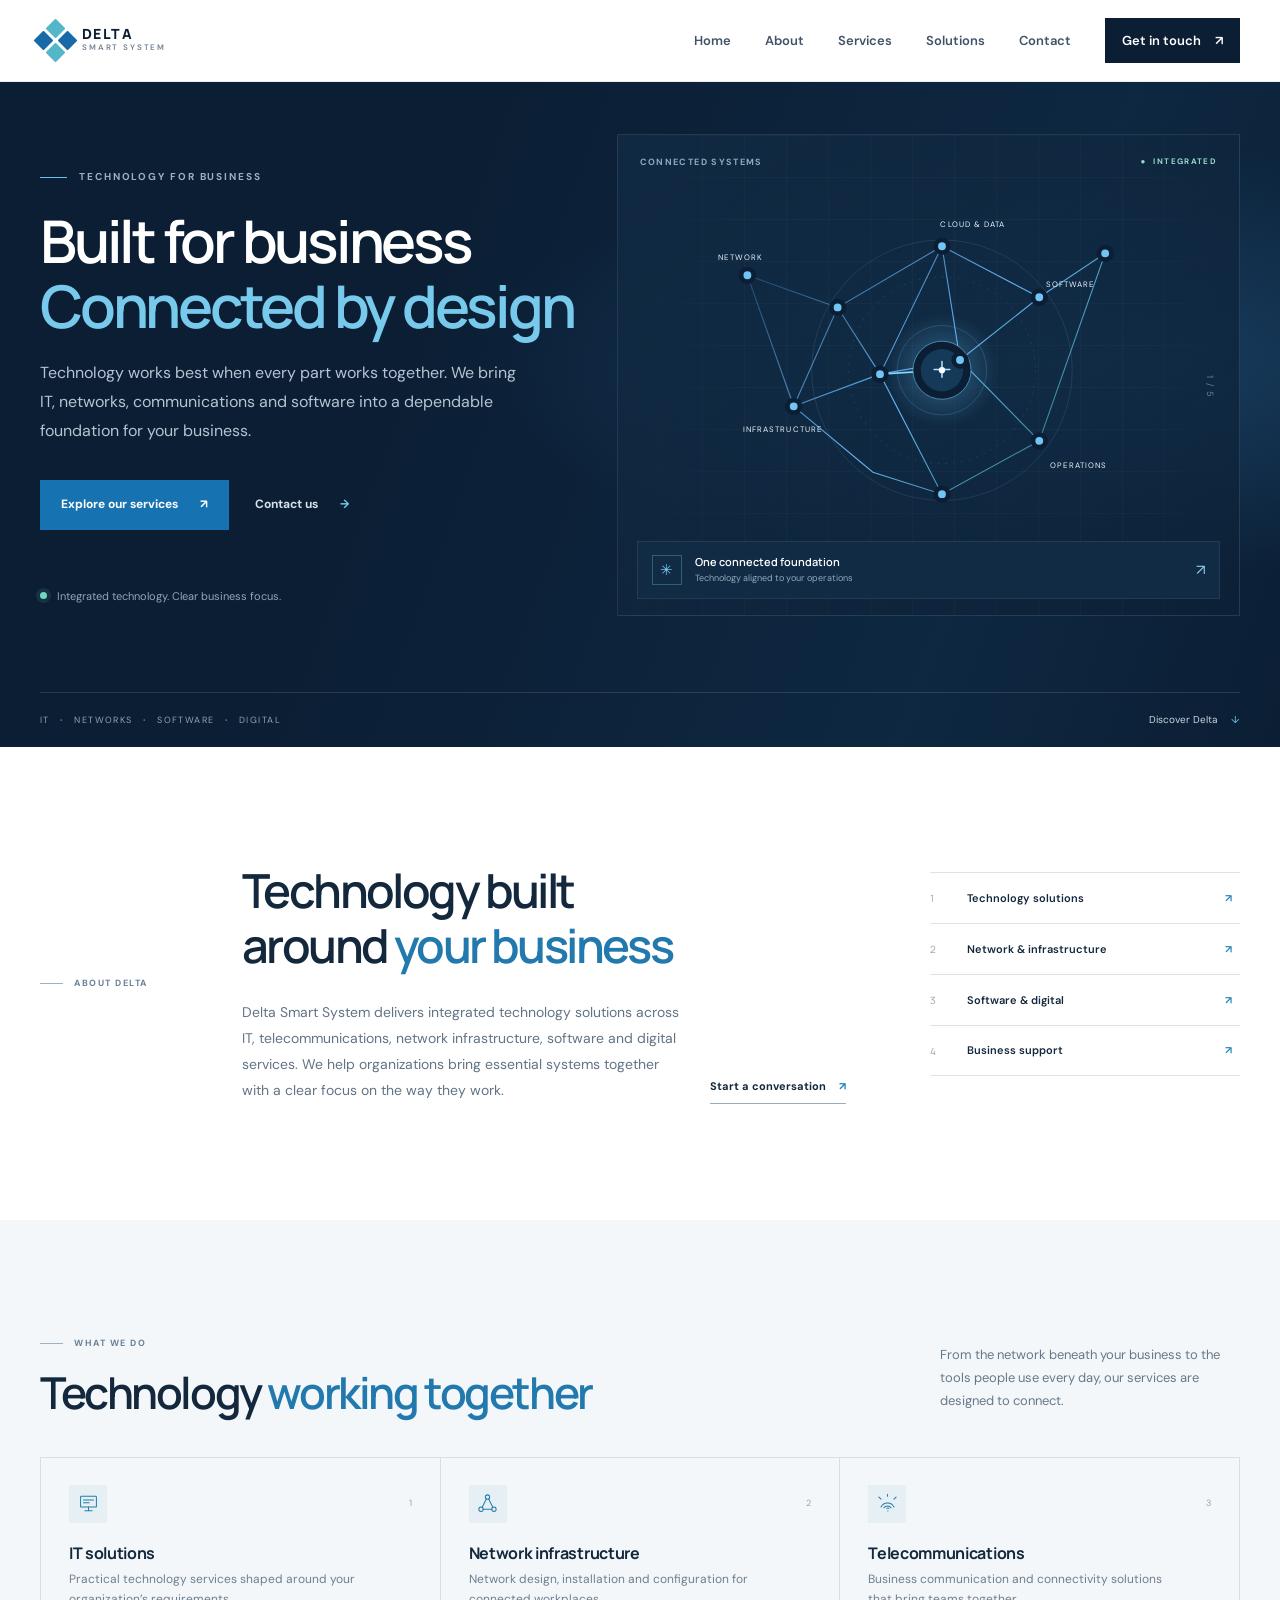
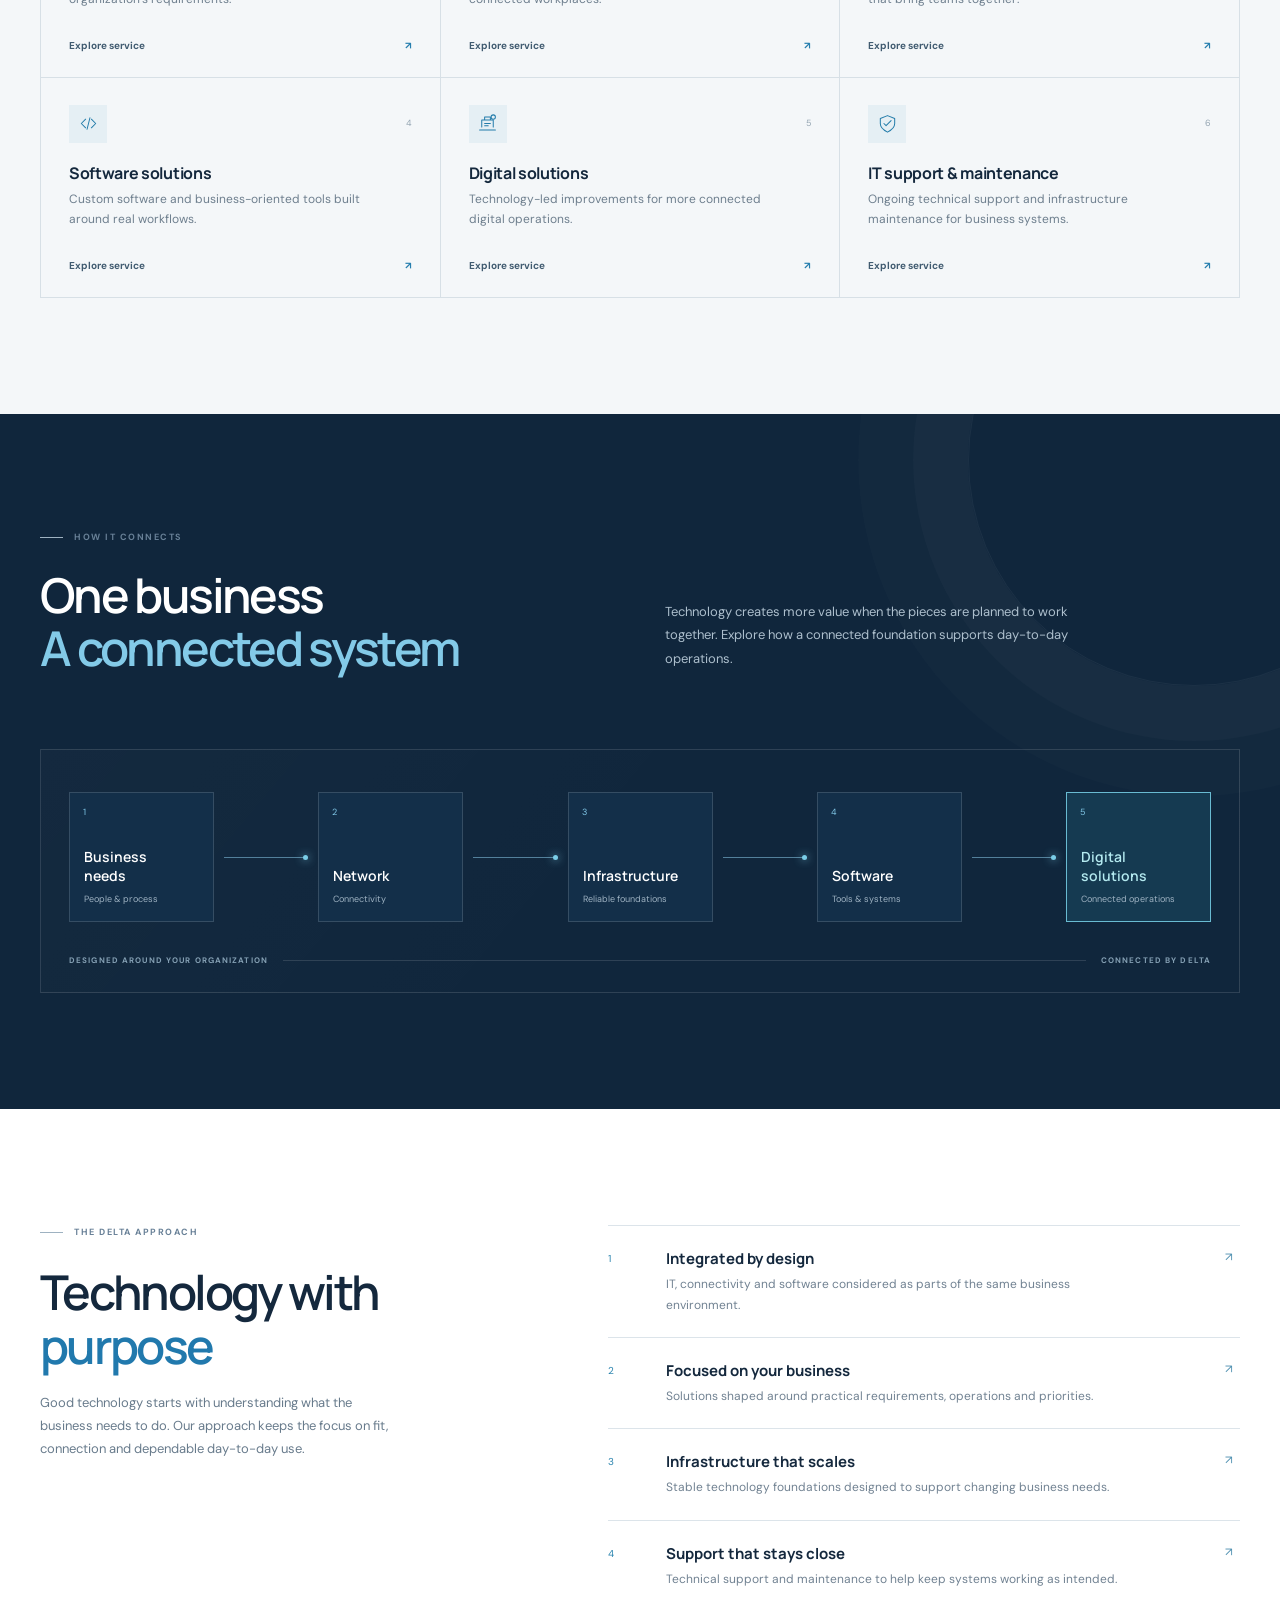
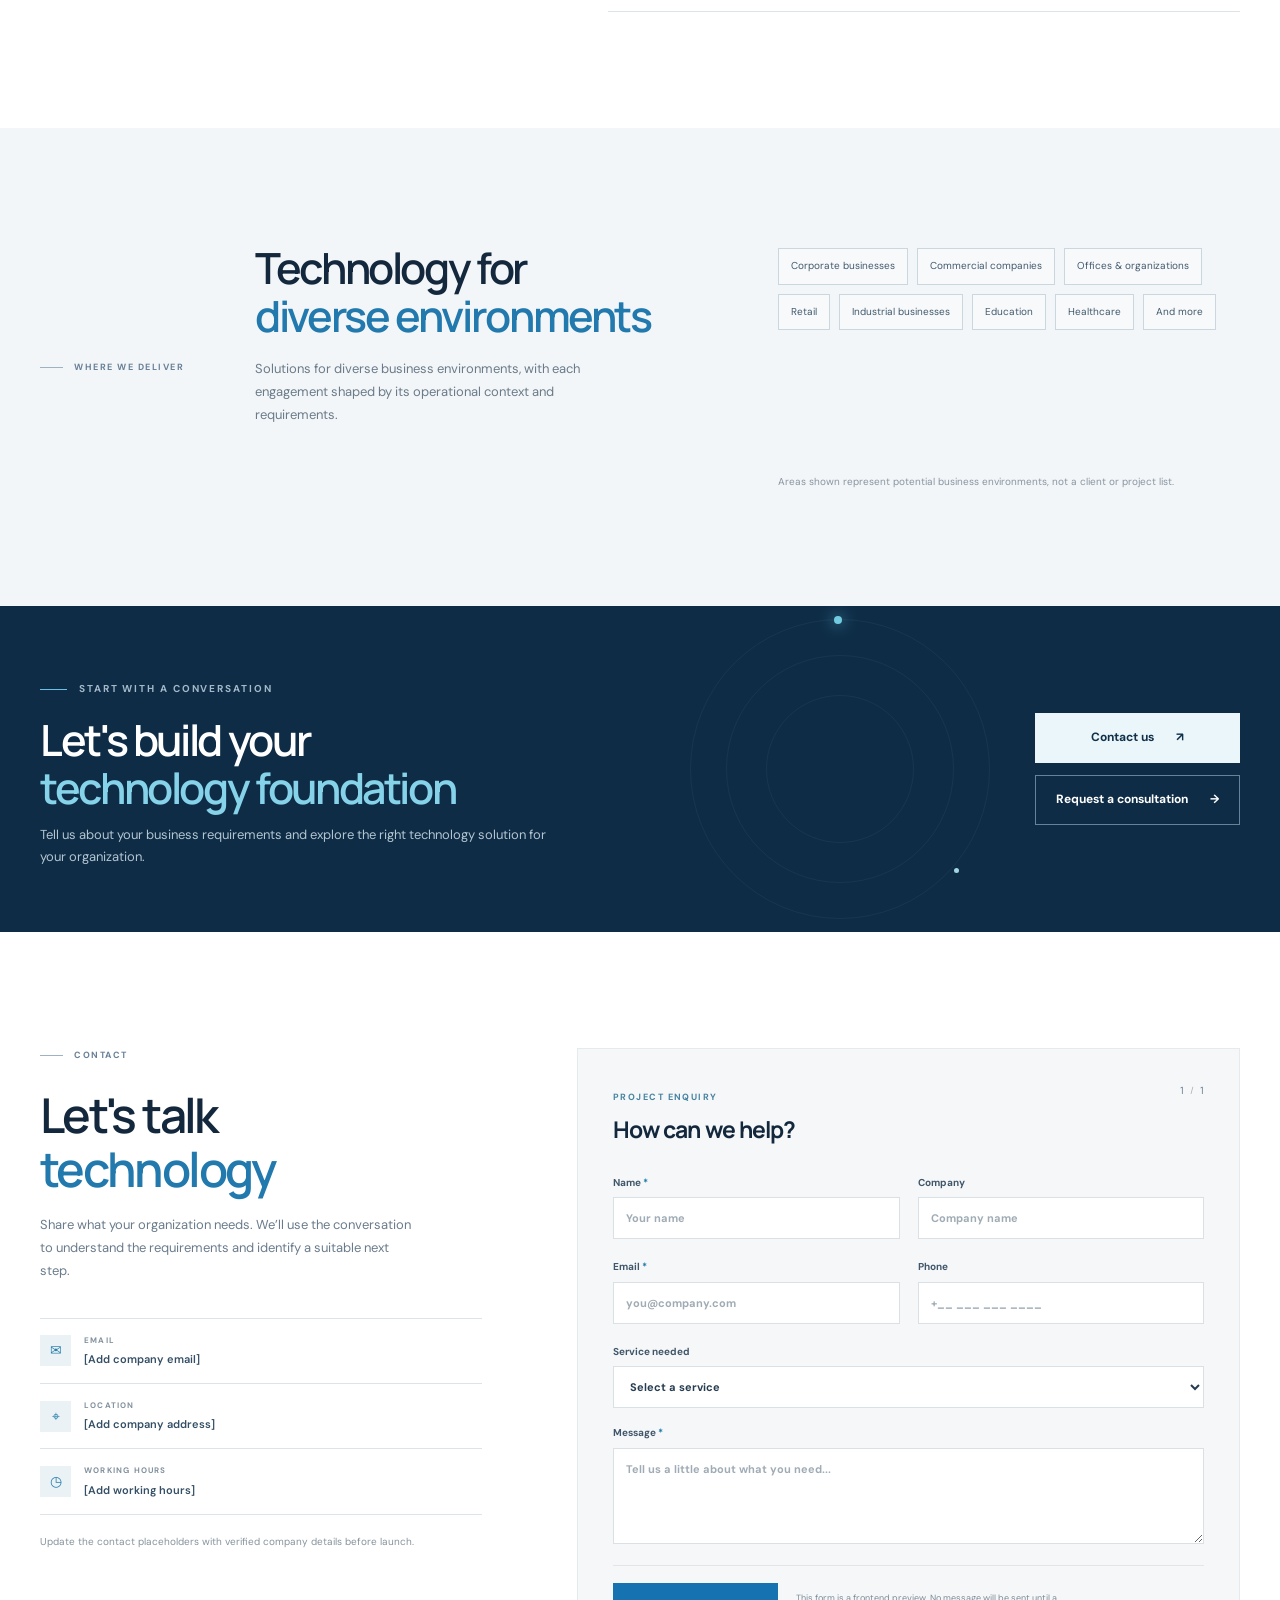
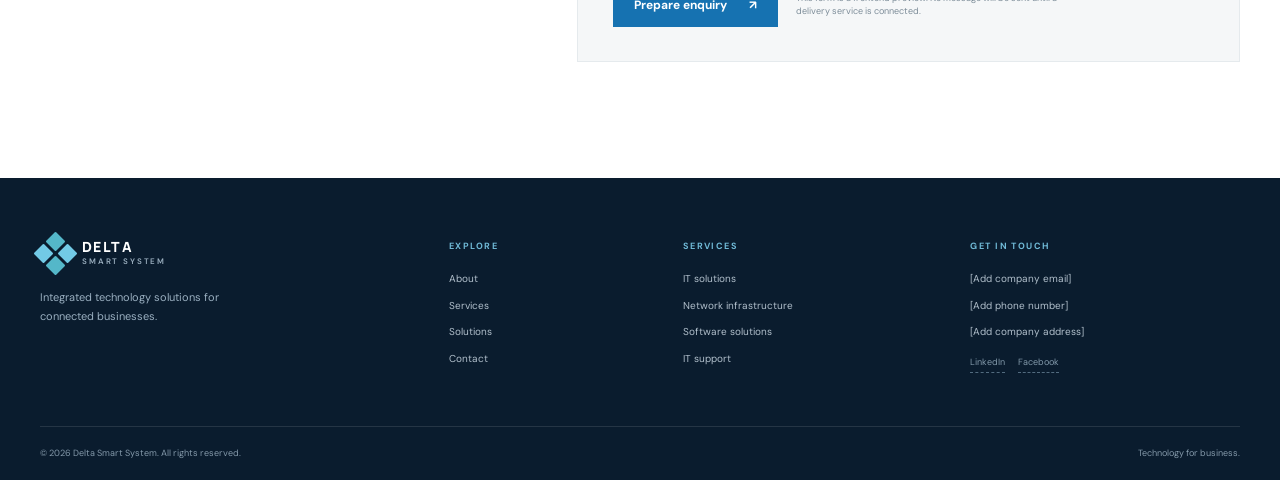
<file: index.html>
<!doctype html>
<html lang="en">
<head>
  <meta charset="utf-8">
  <meta name="viewport" content="width=device-width, initial-scale=1">
  <meta name="theme-color" content="#0b1e34">
  <title>Delta Smart System | Technology for Business</title>
  <meta name="description" content="Delta Smart System brings IT, network infrastructure, telecommunications and digital solutions together around your business needs.">
  <link rel="canonical" href="https://YOUR-DOMAIN.example/">
  <meta property="og:type" content="website">
  <meta property="og:title" content="Delta Smart System | Technology for Business">
  <meta property="og:description" content="Integrated IT, networking, telecommunications and digital solutions for businesses.">
  <meta property="og:url" content="https://YOUR-DOMAIN.example/">
  <meta property="og:image" content="https://YOUR-DOMAIN.example/assets/og-image.png">
  <link rel="icon" href="favicon.svg" type="image/svg+xml">
  <link rel="preconnect" href="https://fonts.googleapis.com">
  <link rel="preconnect" href="https://fonts.gstatic.com" crossorigin>
  <link href="https://fonts.googleapis.com/css2?family=DM+Sans:wght@400;500;600;700&family=Manrope:wght@400;500;600;700;800&display=swap" rel="stylesheet">
  <link rel="stylesheet" href="styles.css">
  <script type="application/ld+json">
  {"@context":"https://schema.org","@type":"Organization","name":"Delta Smart System","url":"https://YOUR-DOMAIN.example/","description":"IT, telecommunications, network infrastructure, software and digital solutions for businesses.","email":"EMAIL-PLACEHOLDER"}
  </script>
</head>
<body>
  <a class="skip-link" href="#main">Skip to content</a>
  <header class="site-header" id="top">
    <div class="header-inner wrap">
      <a class="brand" href="#top" aria-label="Delta Smart System home">
        <span class="brand-mark" aria-hidden="true"><i></i><i></i><i></i><i></i></span>
        <span class="brand-name">DELTA<span>SMART SYSTEM</span></span>
      </a>
      <button class="menu-toggle" aria-expanded="false" aria-controls="primary-nav" aria-label="Open navigation"><span></span><span></span></button>
      <nav class="nav" id="primary-nav" aria-label="Main navigation">
        <a href="#top">Home</a><a href="#about">About</a><a href="#services">Services</a><a href="#solutions">Solutions</a><a href="#contact">Contact</a>
        <a class="nav-cta" href="#contact">Get in touch <span aria-hidden="true">↗</span></a>
      </nav>
    </div>
  </header>
  <main id="main">
    <section class="hero">
      <div class="hero-grid wrap">
        <div class="hero-copy reveal">
          <p class="eyebrow"><span class="eyebrow-line"></span> TECHNOLOGY FOR BUSINESS</p>
          <h1>Built for business<br><em>Connected by design</em></h1>
          <p class="hero-lede">Technology works best when every part works together. We bring IT, networks, communications and software into a dependable foundation for your business.</p>
          <div class="hero-actions"><a class="button button-primary" href="#services">Explore our services <span aria-hidden="true">↗</span></a><a class="button button-text" href="#contact">Contact us <span aria-hidden="true">→</span></a></div>
          <div class="hero-note"><span class="note-dot"></span> Integrated technology. Clear business focus.</div>
        </div>
        <div class="hero-art reveal" aria-label="Abstract visualization of connected business technology" role="img">
          <div class="art-topline"><span>CONNECTED SYSTEMS</span><span class="live-indicator">● &nbsp;INTEGRATED</span></div>
          <svg class="network-svg" viewBox="0 0 640 520" fill="none" aria-hidden="true">
            <defs><linearGradient id="line" x1="100" y1="60" x2="550" y2="460" gradientUnits="userSpaceOnUse"><stop stop-color="#69b8ff" stop-opacity=".08"/><stop offset=".5" stop-color="#64b5f6"/><stop offset="1" stop-color="#52dbbf" stop-opacity=".2"/></linearGradient><radialGradient id="core"><stop stop-color="#64c5f7" stop-opacity=".35"/><stop offset="1" stop-color="#64c5f7" stop-opacity="0"/></radialGradient></defs>
            <circle cx="337" cy="259" r="166" stroke="#d7ecff" stroke-opacity=".12"/><circle cx="337" cy="259" r="119" stroke="#d7ecff" stroke-opacity=".15" stroke-dasharray="2 8"/><circle cx="337" cy="259" r="72" fill="url(#core)"/>
            <path d="M89 138 204 179 337 101 461 166 545 110M89 138 148 305 249 389 337 417 461 349 545 110M204 179 148 305 258 264 337 101M204 179 258 264 337 417M337 101 360 246 461 166 545 110M461 166 360 246 461 349 545 110M148 305 258 264 360 246 461 349" stroke="url(#line)" stroke-width="1.4"/>
            <path d="m258 264 79-5 23-13" stroke="#86d8ff" stroke-width="2"/>
            <circle cx="337" cy="259" r="37" fill="#0b1e34" stroke="#72c7f5" stroke-opacity=".72"/><circle cx="337" cy="259" r="27" fill="#153958"/><path d="M327 258h20M337 248v20" stroke="#a7e5ff" stroke-width="2" stroke-linecap="round"/>
            <g fill="#71c5f5" stroke="#0b1e34" stroke-width="6"><circle cx="89" cy="138" r="8"/><circle cx="204" cy="179" r="8"/><circle cx="337" cy="101" r="8"/><circle cx="461" cy="166" r="8"/><circle cx="545" cy="110" r="8"/><circle cx="148" cy="305" r="8"/><circle cx="258" cy="264" r="8"/><circle cx="360" cy="246" r="8"/><circle cx="461" cy="349" r="8"/><circle cx="337" cy="417" r="8"/></g>
            <g fill="#e7f4ff" font-family="DM Sans, sans-serif" font-size="10" letter-spacing="1.4"><text x="52" y="118">NETWORK</text><text x="335" y="76">CLOUD &amp; DATA</text><text x="469" y="153">SOFTWARE</text><text x="475" y="384">OPERATIONS</text><text x="83" y="338">INFRASTRUCTURE</text></g>
            <circle cx="337" cy="259" r="4" fill="#fff"/><circle cx="337" cy="259" r="57" stroke="#6dcaf8" stroke-opacity=".25"/>
          </svg>
          <div class="art-caption"><span class="caption-icon">✳</span><span><strong>One connected foundation</strong><small>Technology aligned to your operations</small></span><span class="caption-arrow">↗</span></div>
          <span class="art-index">1 / 5</span>
        </div>
      </div>
      <div class="hero-bottom wrap"><span>IT <b>·</b> NETWORKS <b>·</b> SOFTWARE <b>·</b> DIGITAL</span><a href="#about">Discover Delta <span>↓</span></a></div>
    </section>
    <section class="intro section-pad" id="about">
      <div class="wrap intro-layout">
        <div class="section-label reveal"><span class="label-rule"></span><span>ABOUT DELTA</span></div>
        <div class="intro-main reveal"><h2>Technology built<br>around <em>your business</em></h2><div class="intro-bottom"><p>Delta Smart System delivers integrated technology solutions across IT, telecommunications, network infrastructure, software and digital services. We help organizations bring essential systems together with a clear focus on the way they work.</p><a class="text-link" href="#contact">Start a conversation <span>↗</span></a></div></div>
        <div class="capability-list reveal"><div><span class="cap-number">1</span><span>Technology solutions</span><span>↗</span></div><div><span class="cap-number">2</span><span>Network &amp; infrastructure</span><span>↗</span></div><div><span class="cap-number">3</span><span>Software &amp; digital</span><span>↗</span></div><div><span class="cap-number">4</span><span>Business support</span><span>↗</span></div></div>
      </div>
    </section>
    <section class="services section-pad" id="services">
      <div class="wrap">
        <div class="section-heading reveal"><div><div class="section-label"><span class="label-rule"></span><span>WHAT WE DO</span></div><h2>Technology <em>working together</em></h2></div><p>From the network beneath your business to the tools people use every day, our services are designed to connect.</p></div>
        <div class="service-grid">
          <article class="service-card reveal"><div class="service-top"><span class="service-icon"><svg viewBox="0 0 32 32"><rect x="5" y="6" width="22" height="15" rx="1"/><path d="M11 26h10M16 21v5M9 11h14M9 15h8"/></svg></span><span class="service-no">1</span></div><h3>IT solutions</h3><p>Practical technology services shaped around your organization’s requirements.</p><a href="#contact" aria-label="Ask us about IT solutions">Explore service <span>↗</span></a></article>
          <article class="service-card reveal"><div class="service-top"><span class="service-icon"><svg viewBox="0 0 32 32"><circle cx="16" cy="7" r="3"/><circle cx="7" cy="24" r="3"/><circle cx="25" cy="24" r="3"/><path d="m14.5 9.5-6 12M17.5 9.5l6 12M10 24h12"/></svg></span><span class="service-no">2</span></div><h3>Network infrastructure</h3><p>Network design, installation and configuration for connected workplaces.</p><a href="#contact" aria-label="Ask us about network infrastructure">Explore service <span>↗</span></a></article>
          <article class="service-card reveal"><div class="service-top"><span class="service-icon"><svg viewBox="0 0 32 32"><path d="M7 21a10 10 0 0 1 18 0M11 22a6 6 0 0 1 10 0M15 23a2 2 0 0 1 3 0M16.5 26v.5"/><path d="M7 10 4 7m21 3 3-3M16 6V3"/></svg></span><span class="service-no">3</span></div><h3>Telecommunications</h3><p>Business communication and connectivity solutions that bring teams together.</p><a href="#contact" aria-label="Ask us about telecommunications">Explore service <span>↗</span></a></article>
          <article class="service-card reveal"><div class="service-top"><span class="service-icon"><svg viewBox="0 0 32 32"><path d="m12 10-6 6 6 6m8-12 6 6-6 6m-2-14-4 16"/></svg></span><span class="service-no">4</span></div><h3>Software solutions</h3><p>Custom software and business-oriented tools built around real workflows.</p><a href="#contact" aria-label="Ask us about software solutions">Explore service <span>↗</span></a></article>
          <article class="service-card reveal"><div class="service-top"><span class="service-icon"><svg viewBox="0 0 32 32"><path d="M5 25h22M8 21V11h16v10M12 11V7h8v4M12 16h8M12 19h5"/><circle cx="24" cy="7" r="3"/></svg></span><span class="service-no">5</span></div><h3>Digital solutions</h3><p>Technology-led improvements for more connected digital operations.</p><a href="#contact" aria-label="Ask us about digital solutions">Explore service <span>↗</span></a></article>
          <article class="service-card reveal"><div class="service-top"><span class="service-icon"><svg viewBox="0 0 32 32"><path d="M16 5 26 9v7c0 6-4 9-10 12C10 25 6 22 6 16V9l10-4Z"/><path d="m11 16 3 3 7-7"/></svg></span><span class="service-no">6</span></div><h3>IT support &amp; maintenance</h3><p>Ongoing technical support and infrastructure maintenance for business systems.</p><a href="#contact" aria-label="Ask us about IT support and maintenance">Explore service <span>↗</span></a></article>
        </div>
      </div>
    </section>
    <section class="solutions section-pad" id="solutions">
      <div class="wrap">
        <div class="solutions-head reveal"><div class="section-label"><span class="label-rule"></span><span>HOW IT CONNECTS</span></div><h2>One business<br><em>A connected system</em></h2><p>Technology creates more value when the pieces are planned to work together. Explore how a connected foundation supports day-to-day operations.</p></div>
        <div class="systems-diagram reveal" aria-label="Business needs connect through network, infrastructure and software to digital solutions">
          <div class="diagram-track"><div class="diagram-node"><span>1</span><strong>Business<br>needs</strong><small>People &amp; process</small></div><div class="diagram-link"><i></i></div><div class="diagram-node"><span>2</span><strong>Network</strong><small>Connectivity</small></div><div class="diagram-link"><i></i></div><div class="diagram-node"><span>3</span><strong>Infrastructure</strong><small>Reliable foundations</small></div><div class="diagram-link"><i></i></div><div class="diagram-node"><span>4</span><strong>Software</strong><small>Tools &amp; systems</small></div><div class="diagram-link"><i></i></div><div class="diagram-node node-highlight"><span>5</span><strong>Digital<br>solutions</strong><small>Connected operations</small></div></div>
          <div class="diagram-base"><span>DESIGNED AROUND YOUR ORGANIZATION</span><span class="base-line"></span><span>CONNECTED BY DELTA</span></div>
        </div>
      </div>
    </section>
    <section class="approach section-pad">
      <div class="wrap approach-layout"><div class="approach-intro reveal"><div class="section-label"><span class="label-rule"></span><span>THE DELTA APPROACH</span></div><h2>Technology with<br><em>purpose</em></h2><p>Good technology starts with understanding what the business needs to do. Our approach keeps the focus on fit, connection and dependable day-to-day use.</p></div><div class="approach-list"><article class="approach-item reveal"><span>1</span><div><h3>Integrated by design</h3><p>IT, connectivity and software considered as parts of the same business environment.</p></div><b>↗</b></article><article class="approach-item reveal"><span>2</span><div><h3>Focused on your business</h3><p>Solutions shaped around practical requirements, operations and priorities.</p></div><b>↗</b></article><article class="approach-item reveal"><span>3</span><div><h3>Infrastructure that scales</h3><p>Stable technology foundations designed to support changing business needs.</p></div><b>↗</b></article><article class="approach-item reveal"><span>4</span><div><h3>Support that stays close</h3><p>Technical support and maintenance to help keep systems working as intended.</p></div><b>↗</b></article></div></div>
    </section>
    <section class="industries section-pad"><div class="wrap industries-layout"><div class="section-label reveal"><span class="label-rule"></span><span>WHERE WE DELIVER</span></div><div class="industries-main reveal"><div class="industries-copy"><h2>Technology for<br><em>diverse environments</em></h2><p>Solutions for diverse business environments, with each engagement shaped by its operational context and requirements.</p></div><div class="industry-tags"><span>Corporate businesses</span><span>Commercial companies</span><span>Offices &amp; organizations</span><span>Retail</span><span>Industrial businesses</span><span>Education</span><span>Healthcare</span><span>And more</span></div><p class="industry-note">Areas shown represent potential business environments, not a client or project list.</p></div></div></section>
    <section class="cta-band"><div class="wrap cta-inner reveal"><div><p class="eyebrow"><span class="eyebrow-line"></span> START WITH A CONVERSATION</p><h2>Let's build your<br><em>technology foundation</em></h2><p>Tell us about your business requirements and explore the right technology solution for your organization.</p></div><div class="cta-buttons"><a class="button button-light" href="#contact">Contact us <span>↗</span></a><a class="button button-outline" href="#contact">Request a consultation <span>→</span></a></div><div class="cta-orbit" aria-hidden="true"><span></span><i></i></div></div></section>
    <section class="contact section-pad" id="contact"><div class="wrap contact-layout"><div class="contact-info reveal"><div class="section-label"><span class="label-rule"></span><span>CONTACT</span></div><h2>Let's talk<br><em>technology</em></h2><p>Share what your organization needs. We’ll use the conversation to understand the requirements and identify a suitable next step.</p><div class="contact-details"><div><span class="detail-icon">✉</span><span><small>EMAIL</small><a href="mailto:EMAIL-PLACEHOLDER">[Add company email]</a></span></div><div><span class="detail-icon">⌖</span><span><small>LOCATION</small><strong>[Add company address]</strong></span></div><div><span class="detail-icon">◷</span><span><small>WORKING HOURS</small><strong>[Add working hours]</strong></span></div></div><div class="contact-edit-note">Update the contact placeholders with verified company details before launch.</div></div>
      <form class="contact-form reveal" id="contact-form" novalidate><div class="form-heading"><div><span>PROJECT ENQUIRY</span><h3>How can we help?</h3></div><span class="form-step">1 <i>/</i> 1</span></div><div class="form-grid"><label>Name <em>*</em><input name="name" autocomplete="name" required placeholder="Your name"><span class="field-error"></span></label><label>Company<input name="company" autocomplete="organization" placeholder="Company name"><span class="field-error"></span></label><label>Email <em>*</em><input name="email" type="email" autocomplete="email" required placeholder="you@company.com"><span class="field-error"></span></label><label>Phone<input name="phone" type="tel" autocomplete="tel" placeholder="+__ ___ ___ ____"><span class="field-error"></span></label><label class="full">Service needed<select name="service"><option value="">Select a service</option><option>IT solutions</option><option>Network infrastructure</option><option>Telecommunications</option><option>Software solutions</option><option>Digital solutions</option><option>IT support &amp; maintenance</option><option>Other</option></select></label><label class="full">Message <em>*</em><textarea name="message" rows="4" required placeholder="Tell us a little about what you need..."></textarea><span class="field-error"></span></label></div><div class="form-footer"><button class="button button-primary" type="submit">Prepare enquiry <span>↗</span></button><p id="form-status" role="status" aria-live="polite">This form is a frontend preview. No message will be sent until a delivery service is connected.</p></div></form>
    </div></section>
  </main>
  <footer class="footer"><div class="wrap"><div class="footer-main"><div class="footer-brand"><a class="brand brand-light" href="#top"><span class="brand-mark" aria-hidden="true"><i></i><i></i><i></i><i></i></span><span class="brand-name">DELTA<span>SMART SYSTEM</span></span></a><p>Integrated technology solutions for connected businesses.</p></div><div class="footer-col"><span class="footer-label">EXPLORE</span><a href="#about">About</a><a href="#services">Services</a><a href="#solutions">Solutions</a><a href="#contact">Contact</a></div><div class="footer-col"><span class="footer-label">SERVICES</span><a href="#services">IT solutions</a><a href="#services">Network infrastructure</a><a href="#services">Software solutions</a><a href="#services">IT support</a></div><div class="footer-col"><span class="footer-label">GET IN TOUCH</span><a href="mailto:EMAIL-PLACEHOLDER">[Add company email]</a><span>[Add phone number]</span><span>[Add company address]</span><div class="social-placeholders"><span>LinkedIn</span><span>Facebook</span></div></div></div><div class="footer-bottom"><span>© 2026 Delta Smart System. All rights reserved.</span><span>Technology for business.</span></div></div></footer>
  <script src="script.js" defer></script>
</body>
</html>
</file>
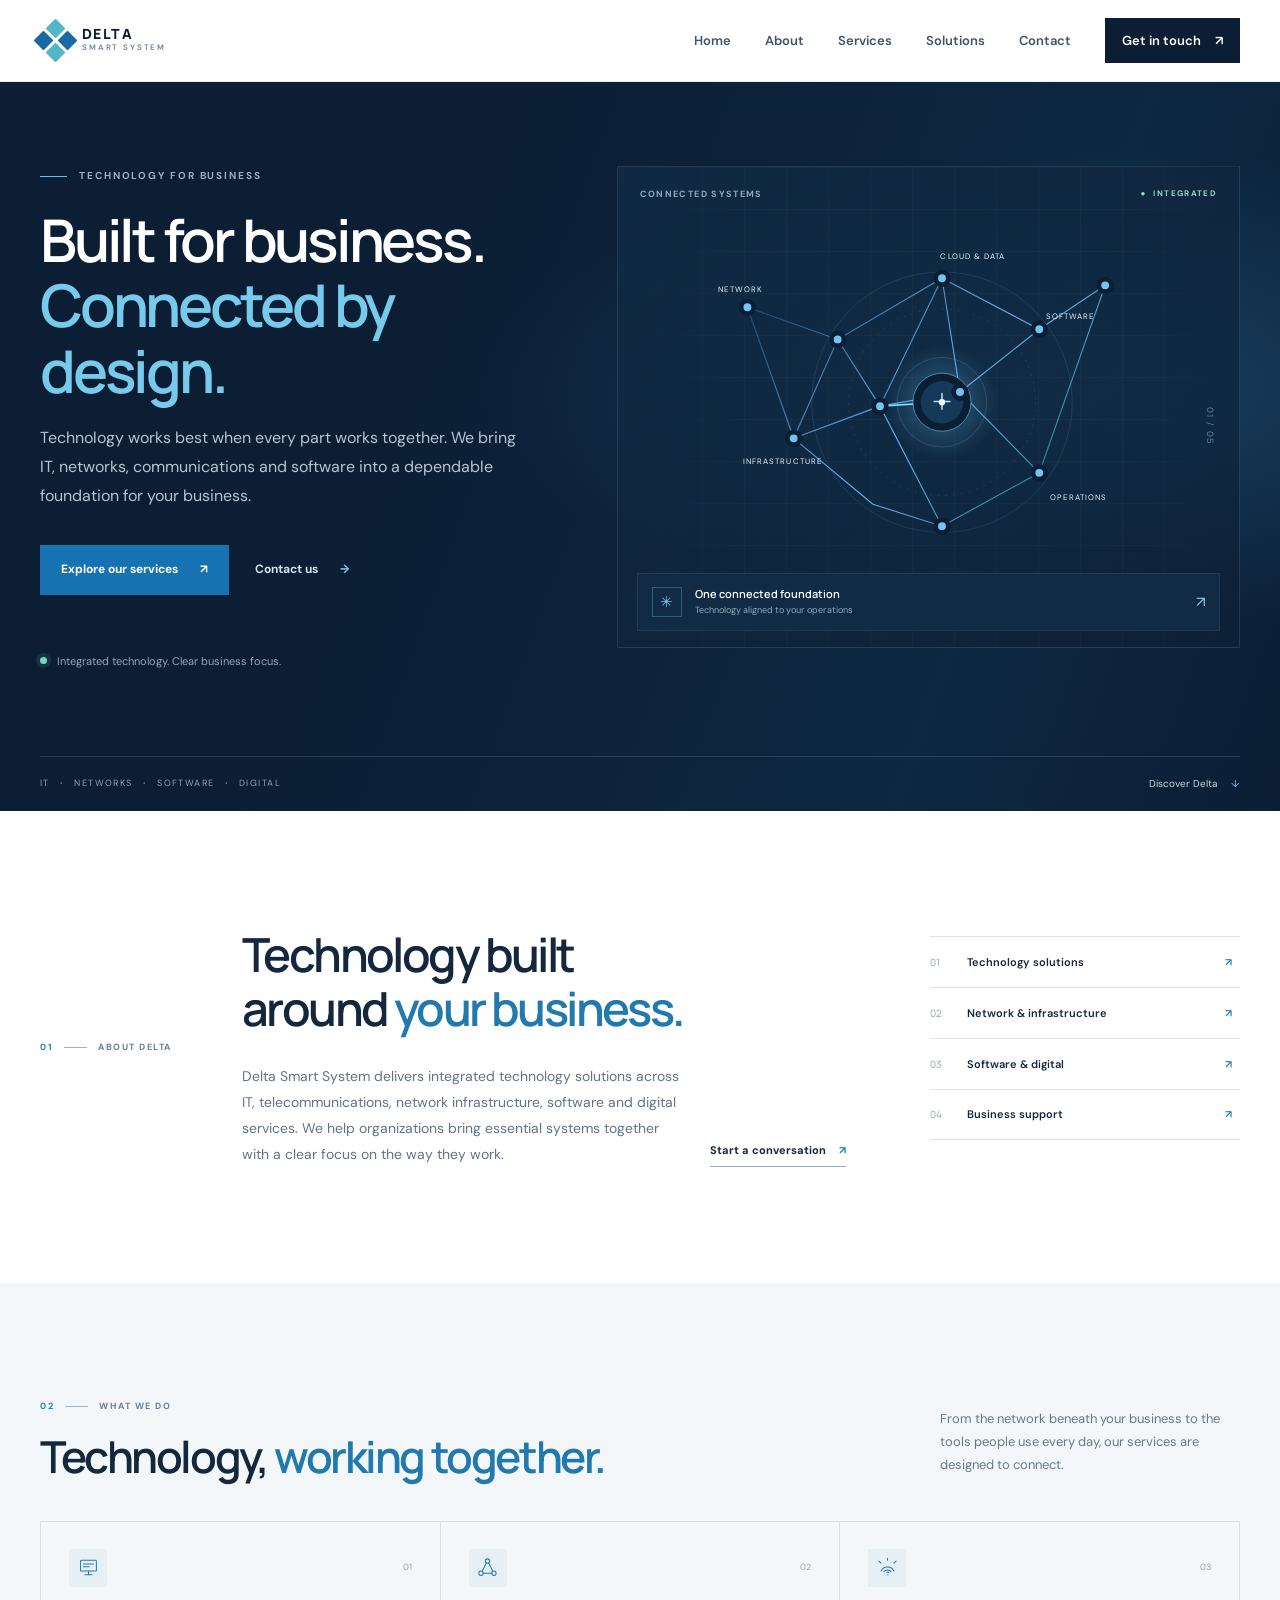
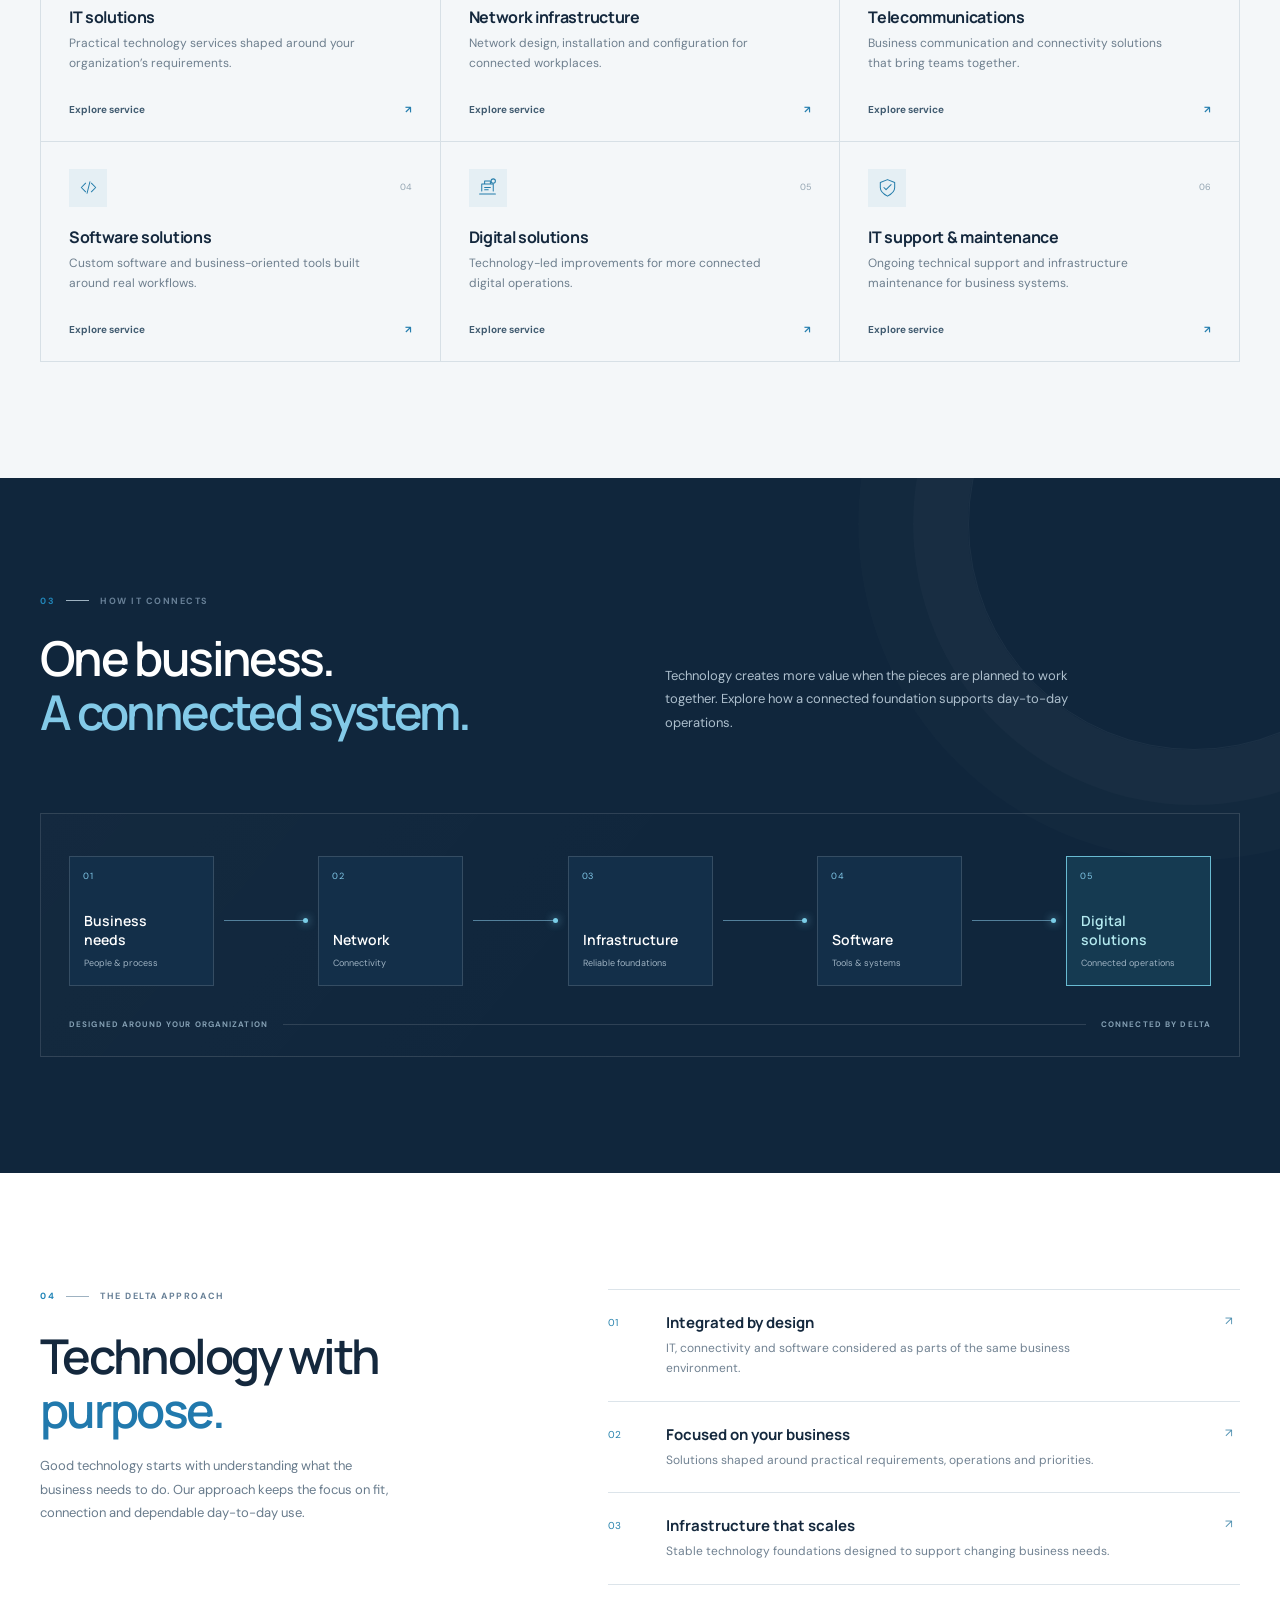
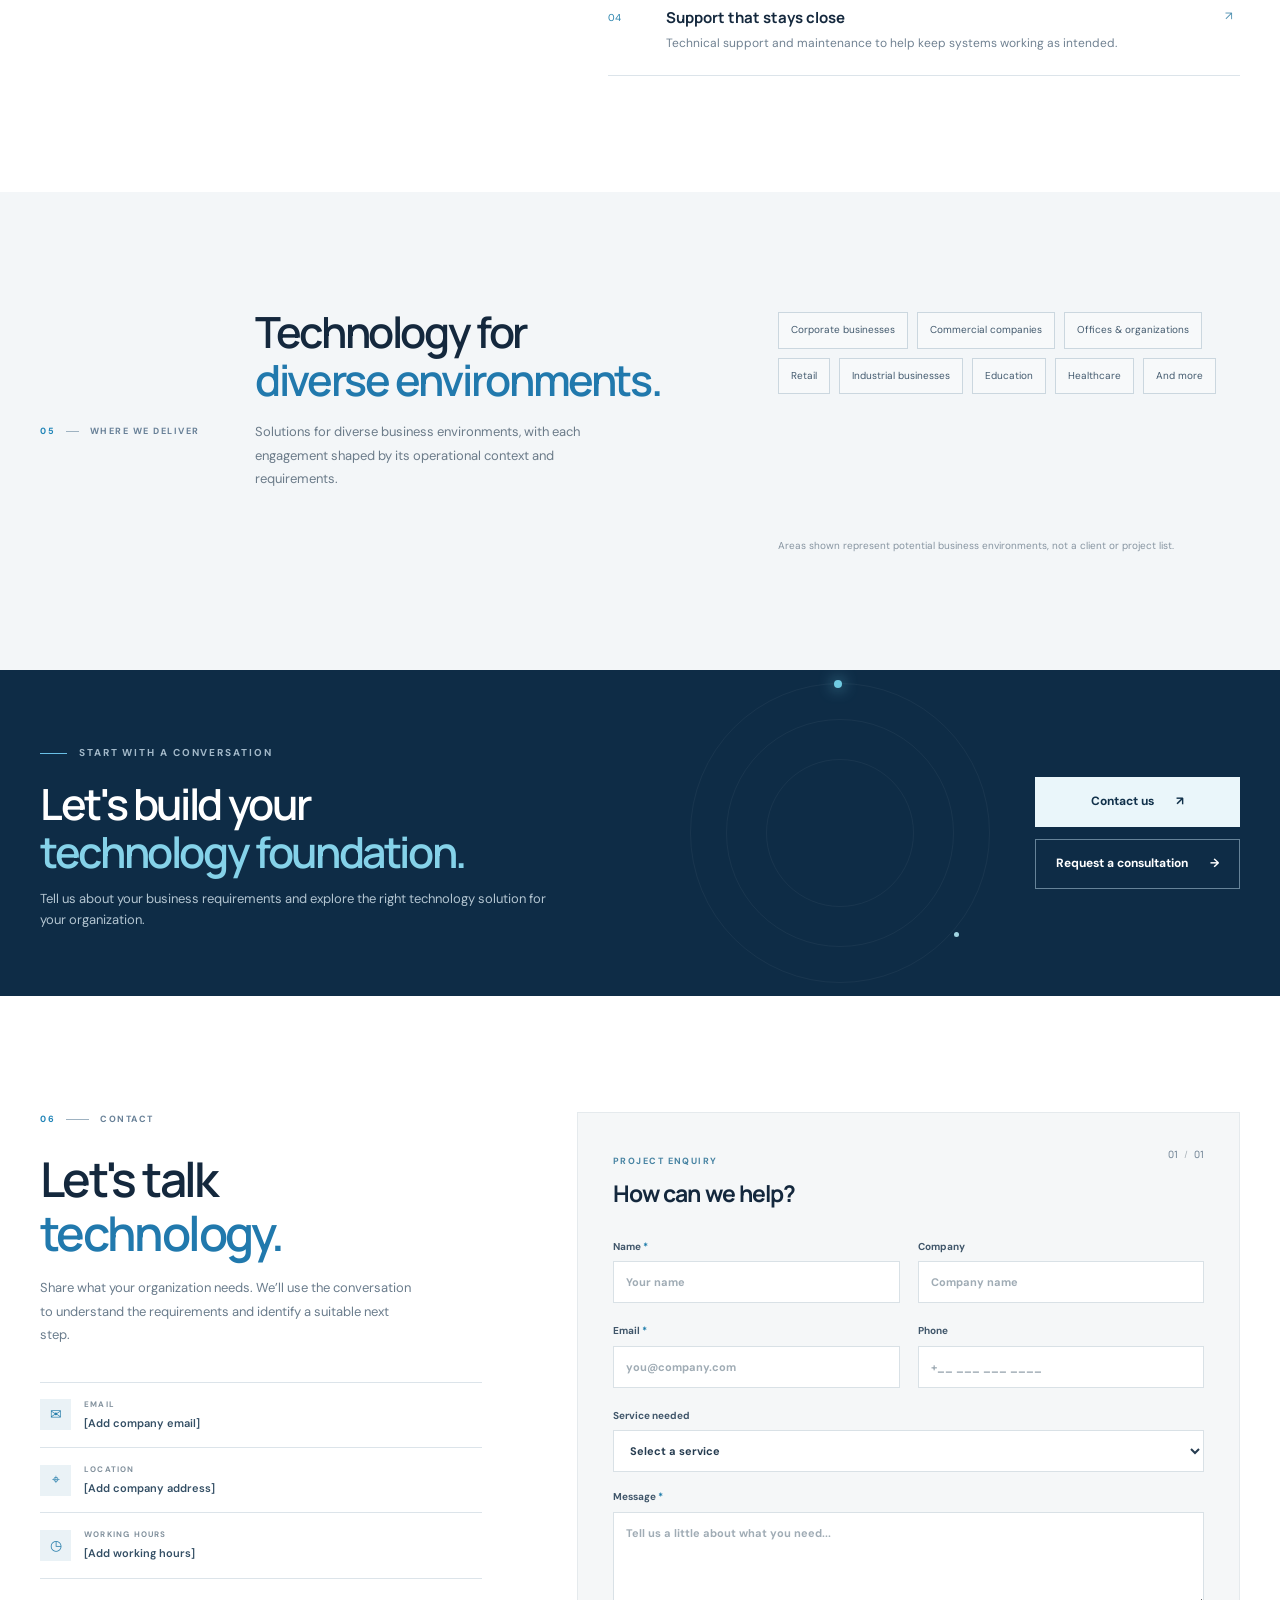
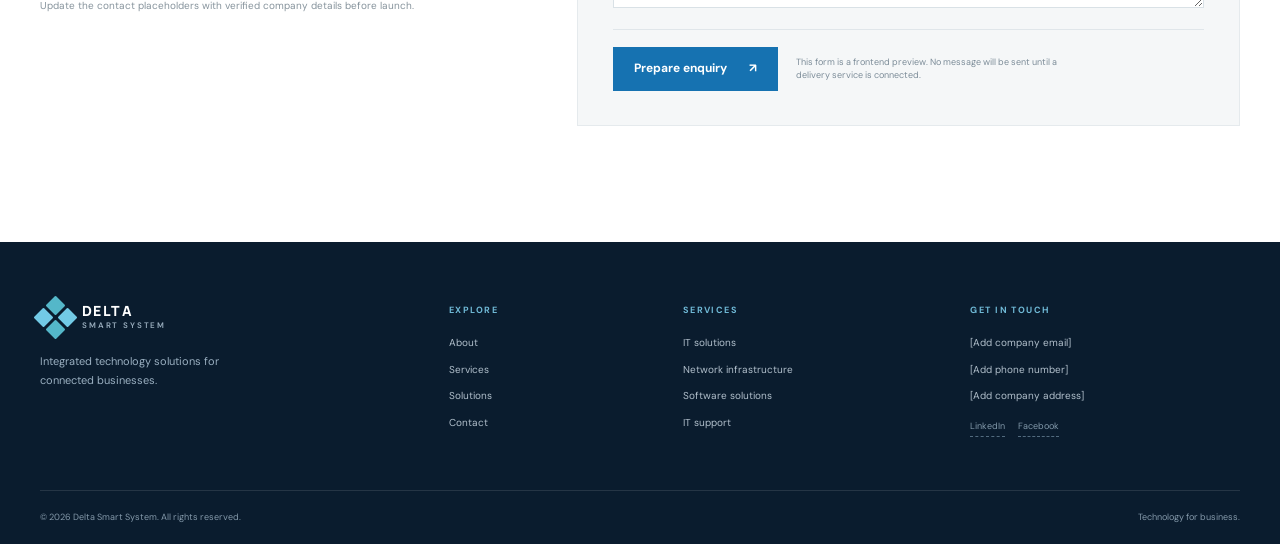
<file: you-are-a-senior-ui-ux/outputs/index.html>
<!doctype html>
<html lang="en">
<head>
  <meta charset="utf-8">
  <meta name="viewport" content="width=device-width, initial-scale=1">
  <meta name="theme-color" content="#0b1e34">
  <title>Delta Smart System | Technology for Business</title>
  <meta name="description" content="Delta Smart System brings IT, network infrastructure, telecommunications and digital solutions together around your business needs.">
  <link rel="canonical" href="https://YOUR-DOMAIN.example/">
  <meta property="og:type" content="website">
  <meta property="og:title" content="Delta Smart System | Technology for Business">
  <meta property="og:description" content="Integrated IT, networking, telecommunications and digital solutions for businesses.">
  <meta property="og:url" content="https://YOUR-DOMAIN.example/">
  <meta property="og:image" content="https://YOUR-DOMAIN.example/assets/og-image.png">
  <link rel="icon" href="favicon.svg" type="image/svg+xml">
  <link rel="preconnect" href="https://fonts.googleapis.com">
  <link rel="preconnect" href="https://fonts.gstatic.com" crossorigin>
  <link href="https://fonts.googleapis.com/css2?family=DM+Sans:wght@400;500;600;700&family=Manrope:wght@400;500;600;700;800&display=swap" rel="stylesheet">
  <link rel="stylesheet" href="styles.css">
  <script type="application/ld+json">
  {"@context":"https://schema.org","@type":"Organization","name":"Delta Smart System","url":"https://YOUR-DOMAIN.example/","description":"IT, telecommunications, network infrastructure, software and digital solutions for businesses.","email":"EMAIL-PLACEHOLDER"}
  </script>
</head>
<body>
  <a class="skip-link" href="#main">Skip to content</a>
  <header class="site-header" id="top">
    <div class="header-inner wrap">
      <a class="brand" href="#top" aria-label="Delta Smart System home">
        <span class="brand-mark" aria-hidden="true"><i></i><i></i><i></i><i></i></span>
        <span class="brand-name">DELTA<span>SMART SYSTEM</span></span>
      </a>
      <button class="menu-toggle" aria-expanded="false" aria-controls="primary-nav" aria-label="Open navigation"><span></span><span></span></button>
      <nav class="nav" id="primary-nav" aria-label="Main navigation">
        <a href="#top">Home</a><a href="#about">About</a><a href="#services">Services</a><a href="#solutions">Solutions</a><a href="#contact">Contact</a>
        <a class="nav-cta" href="#contact">Get in touch <span aria-hidden="true">↗</span></a>
      </nav>
    </div>
  </header>
  <main id="main">
    <section class="hero">
      <div class="hero-grid wrap">
        <div class="hero-copy reveal">
          <p class="eyebrow"><span class="eyebrow-line"></span> TECHNOLOGY FOR BUSINESS</p>
          <h1>Built for business.<br><em>Connected by design.</em></h1>
          <p class="hero-lede">Technology works best when every part works together. We bring IT, networks, communications and software into a dependable foundation for your business.</p>
          <div class="hero-actions"><a class="button button-primary" href="#services">Explore our services <span aria-hidden="true">↗</span></a><a class="button button-text" href="#contact">Contact us <span aria-hidden="true">→</span></a></div>
          <div class="hero-note"><span class="note-dot"></span> Integrated technology. Clear business focus.</div>
        </div>
        <div class="hero-art reveal" aria-label="Abstract visualization of connected business technology" role="img">
          <div class="art-topline"><span>CONNECTED SYSTEMS</span><span class="live-indicator">● &nbsp;INTEGRATED</span></div>
          <svg class="network-svg" viewBox="0 0 640 520" fill="none" aria-hidden="true">
            <defs><linearGradient id="line" x1="100" y1="60" x2="550" y2="460" gradientUnits="userSpaceOnUse"><stop stop-color="#69b8ff" stop-opacity=".08"/><stop offset=".5" stop-color="#64b5f6"/><stop offset="1" stop-color="#52dbbf" stop-opacity=".2"/></linearGradient><radialGradient id="core"><stop stop-color="#64c5f7" stop-opacity=".35"/><stop offset="1" stop-color="#64c5f7" stop-opacity="0"/></radialGradient></defs>
            <circle cx="337" cy="259" r="166" stroke="#d7ecff" stroke-opacity=".12"/><circle cx="337" cy="259" r="119" stroke="#d7ecff" stroke-opacity=".15" stroke-dasharray="2 8"/><circle cx="337" cy="259" r="72" fill="url(#core)"/>
            <path d="M89 138 204 179 337 101 461 166 545 110M89 138 148 305 249 389 337 417 461 349 545 110M204 179 148 305 258 264 337 101M204 179 258 264 337 417M337 101 360 246 461 166 545 110M461 166 360 246 461 349 545 110M148 305 258 264 360 246 461 349" stroke="url(#line)" stroke-width="1.4"/>
            <path d="m258 264 79-5 23-13" stroke="#86d8ff" stroke-width="2"/>
            <circle cx="337" cy="259" r="37" fill="#0b1e34" stroke="#72c7f5" stroke-opacity=".72"/><circle cx="337" cy="259" r="27" fill="#153958"/><path d="M327 258h20M337 248v20" stroke="#a7e5ff" stroke-width="2" stroke-linecap="round"/>
            <g fill="#71c5f5" stroke="#0b1e34" stroke-width="6"><circle cx="89" cy="138" r="8"/><circle cx="204" cy="179" r="8"/><circle cx="337" cy="101" r="8"/><circle cx="461" cy="166" r="8"/><circle cx="545" cy="110" r="8"/><circle cx="148" cy="305" r="8"/><circle cx="258" cy="264" r="8"/><circle cx="360" cy="246" r="8"/><circle cx="461" cy="349" r="8"/><circle cx="337" cy="417" r="8"/></g>
            <g fill="#e7f4ff" font-family="DM Sans, sans-serif" font-size="10" letter-spacing="1.4"><text x="52" y="118">NETWORK</text><text x="335" y="76">CLOUD &amp; DATA</text><text x="469" y="153">SOFTWARE</text><text x="475" y="384">OPERATIONS</text><text x="83" y="338">INFRASTRUCTURE</text></g>
            <circle cx="337" cy="259" r="4" fill="#fff"/><circle cx="337" cy="259" r="57" stroke="#6dcaf8" stroke-opacity=".25"/>
          </svg>
          <div class="art-caption"><span class="caption-icon">✳</span><span><strong>One connected foundation</strong><small>Technology aligned to your operations</small></span><span class="caption-arrow">↗</span></div>
          <span class="art-index">01 / 05</span>
        </div>
      </div>
      <div class="hero-bottom wrap"><span>IT <b>·</b> NETWORKS <b>·</b> SOFTWARE <b>·</b> DIGITAL</span><a href="#about">Discover Delta <span>↓</span></a></div>
    </section>
    <section class="intro section-pad" id="about">
      <div class="wrap intro-layout">
        <div class="section-label reveal"><span>01</span><span class="label-rule"></span><span>ABOUT DELTA</span></div>
        <div class="intro-main reveal"><h2>Technology built<br>around <em>your business.</em></h2><div class="intro-bottom"><p>Delta Smart System delivers integrated technology solutions across IT, telecommunications, network infrastructure, software and digital services. We help organizations bring essential systems together with a clear focus on the way they work.</p><a class="text-link" href="#contact">Start a conversation <span>↗</span></a></div></div>
        <div class="capability-list reveal"><div><span class="cap-number">01</span><span>Technology solutions</span><span>↗</span></div><div><span class="cap-number">02</span><span>Network &amp; infrastructure</span><span>↗</span></div><div><span class="cap-number">03</span><span>Software &amp; digital</span><span>↗</span></div><div><span class="cap-number">04</span><span>Business support</span><span>↗</span></div></div>
      </div>
    </section>
    <section class="services section-pad" id="services">
      <div class="wrap">
        <div class="section-heading reveal"><div><div class="section-label"><span>02</span><span class="label-rule"></span><span>WHAT WE DO</span></div><h2>Technology, <em>working together.</em></h2></div><p>From the network beneath your business to the tools people use every day, our services are designed to connect.</p></div>
        <div class="service-grid">
          <article class="service-card reveal"><div class="service-top"><span class="service-icon"><svg viewBox="0 0 32 32"><rect x="5" y="6" width="22" height="15" rx="1"/><path d="M11 26h10M16 21v5M9 11h14M9 15h8"/></svg></span><span class="service-no">01</span></div><h3>IT solutions</h3><p>Practical technology services shaped around your organization’s requirements.</p><a href="#contact" aria-label="Ask us about IT solutions">Explore service <span>↗</span></a></article>
          <article class="service-card reveal"><div class="service-top"><span class="service-icon"><svg viewBox="0 0 32 32"><circle cx="16" cy="7" r="3"/><circle cx="7" cy="24" r="3"/><circle cx="25" cy="24" r="3"/><path d="m14.5 9.5-6 12M17.5 9.5l6 12M10 24h12"/></svg></span><span class="service-no">02</span></div><h3>Network infrastructure</h3><p>Network design, installation and configuration for connected workplaces.</p><a href="#contact" aria-label="Ask us about network infrastructure">Explore service <span>↗</span></a></article>
          <article class="service-card reveal"><div class="service-top"><span class="service-icon"><svg viewBox="0 0 32 32"><path d="M7 21a10 10 0 0 1 18 0M11 22a6 6 0 0 1 10 0M15 23a2 2 0 0 1 3 0M16.5 26v.5"/><path d="M7 10 4 7m21 3 3-3M16 6V3"/></svg></span><span class="service-no">03</span></div><h3>Telecommunications</h3><p>Business communication and connectivity solutions that bring teams together.</p><a href="#contact" aria-label="Ask us about telecommunications">Explore service <span>↗</span></a></article>
          <article class="service-card reveal"><div class="service-top"><span class="service-icon"><svg viewBox="0 0 32 32"><path d="m12 10-6 6 6 6m8-12 6 6-6 6m-2-14-4 16"/></svg></span><span class="service-no">04</span></div><h3>Software solutions</h3><p>Custom software and business-oriented tools built around real workflows.</p><a href="#contact" aria-label="Ask us about software solutions">Explore service <span>↗</span></a></article>
          <article class="service-card reveal"><div class="service-top"><span class="service-icon"><svg viewBox="0 0 32 32"><path d="M5 25h22M8 21V11h16v10M12 11V7h8v4M12 16h8M12 19h5"/><circle cx="24" cy="7" r="3"/></svg></span><span class="service-no">05</span></div><h3>Digital solutions</h3><p>Technology-led improvements for more connected digital operations.</p><a href="#contact" aria-label="Ask us about digital solutions">Explore service <span>↗</span></a></article>
          <article class="service-card reveal"><div class="service-top"><span class="service-icon"><svg viewBox="0 0 32 32"><path d="M16 5 26 9v7c0 6-4 9-10 12C10 25 6 22 6 16V9l10-4Z"/><path d="m11 16 3 3 7-7"/></svg></span><span class="service-no">06</span></div><h3>IT support &amp; maintenance</h3><p>Ongoing technical support and infrastructure maintenance for business systems.</p><a href="#contact" aria-label="Ask us about IT support and maintenance">Explore service <span>↗</span></a></article>
        </div>
      </div>
    </section>
    <section class="solutions section-pad" id="solutions">
      <div class="wrap">
        <div class="solutions-head reveal"><div class="section-label"><span>03</span><span class="label-rule"></span><span>HOW IT CONNECTS</span></div><h2>One business.<br><em>A connected system.</em></h2><p>Technology creates more value when the pieces are planned to work together. Explore how a connected foundation supports day-to-day operations.</p></div>
        <div class="systems-diagram reveal" aria-label="Business needs connect through network, infrastructure and software to digital solutions">
          <div class="diagram-track"><div class="diagram-node"><span>01</span><strong>Business<br>needs</strong><small>People &amp; process</small></div><div class="diagram-link"><i></i></div><div class="diagram-node"><span>02</span><strong>Network</strong><small>Connectivity</small></div><div class="diagram-link"><i></i></div><div class="diagram-node"><span>03</span><strong>Infrastructure</strong><small>Reliable foundations</small></div><div class="diagram-link"><i></i></div><div class="diagram-node"><span>04</span><strong>Software</strong><small>Tools &amp; systems</small></div><div class="diagram-link"><i></i></div><div class="diagram-node node-highlight"><span>05</span><strong>Digital<br>solutions</strong><small>Connected operations</small></div></div>
          <div class="diagram-base"><span>DESIGNED AROUND YOUR ORGANIZATION</span><span class="base-line"></span><span>CONNECTED BY DELTA</span></div>
        </div>
      </div>
    </section>
    <section class="approach section-pad">
      <div class="wrap approach-layout"><div class="approach-intro reveal"><div class="section-label"><span>04</span><span class="label-rule"></span><span>THE DELTA APPROACH</span></div><h2>Technology with<br><em>purpose.</em></h2><p>Good technology starts with understanding what the business needs to do. Our approach keeps the focus on fit, connection and dependable day-to-day use.</p></div><div class="approach-list"><article class="approach-item reveal"><span>01</span><div><h3>Integrated by design</h3><p>IT, connectivity and software considered as parts of the same business environment.</p></div><b>↗</b></article><article class="approach-item reveal"><span>02</span><div><h3>Focused on your business</h3><p>Solutions shaped around practical requirements, operations and priorities.</p></div><b>↗</b></article><article class="approach-item reveal"><span>03</span><div><h3>Infrastructure that scales</h3><p>Stable technology foundations designed to support changing business needs.</p></div><b>↗</b></article><article class="approach-item reveal"><span>04</span><div><h3>Support that stays close</h3><p>Technical support and maintenance to help keep systems working as intended.</p></div><b>↗</b></article></div></div>
    </section>
    <section class="industries section-pad"><div class="wrap industries-layout"><div class="section-label reveal"><span>05</span><span class="label-rule"></span><span>WHERE WE DELIVER</span></div><div class="industries-main reveal"><div class="industries-copy"><h2>Technology for<br><em>diverse environments.</em></h2><p>Solutions for diverse business environments, with each engagement shaped by its operational context and requirements.</p></div><div class="industry-tags"><span>Corporate businesses</span><span>Commercial companies</span><span>Offices &amp; organizations</span><span>Retail</span><span>Industrial businesses</span><span>Education</span><span>Healthcare</span><span>And more</span></div><p class="industry-note">Areas shown represent potential business environments, not a client or project list.</p></div></div></section>
    <section class="cta-band"><div class="wrap cta-inner reveal"><div><p class="eyebrow"><span class="eyebrow-line"></span> START WITH A CONVERSATION</p><h2>Let's build your<br><em>technology foundation.</em></h2><p>Tell us about your business requirements and explore the right technology solution for your organization.</p></div><div class="cta-buttons"><a class="button button-light" href="#contact">Contact us <span>↗</span></a><a class="button button-outline" href="#contact">Request a consultation <span>→</span></a></div><div class="cta-orbit" aria-hidden="true"><span></span><i></i></div></div></section>
    <section class="contact section-pad" id="contact"><div class="wrap contact-layout"><div class="contact-info reveal"><div class="section-label"><span>06</span><span class="label-rule"></span><span>CONTACT</span></div><h2>Let's talk<br><em>technology.</em></h2><p>Share what your organization needs. We’ll use the conversation to understand the requirements and identify a suitable next step.</p><div class="contact-details"><div><span class="detail-icon">✉</span><span><small>EMAIL</small><a href="mailto:EMAIL-PLACEHOLDER">[Add company email]</a></span></div><div><span class="detail-icon">⌖</span><span><small>LOCATION</small><strong>[Add company address]</strong></span></div><div><span class="detail-icon">◷</span><span><small>WORKING HOURS</small><strong>[Add working hours]</strong></span></div></div><div class="contact-edit-note">Update the contact placeholders with verified company details before launch.</div></div>
      <form class="contact-form reveal" id="contact-form" novalidate><div class="form-heading"><div><span>PROJECT ENQUIRY</span><h3>How can we help?</h3></div><span class="form-step">01 <i>/</i> 01</span></div><div class="form-grid"><label>Name <em>*</em><input name="name" autocomplete="name" required placeholder="Your name"><span class="field-error"></span></label><label>Company<input name="company" autocomplete="organization" placeholder="Company name"><span class="field-error"></span></label><label>Email <em>*</em><input name="email" type="email" autocomplete="email" required placeholder="you@company.com"><span class="field-error"></span></label><label>Phone<input name="phone" type="tel" autocomplete="tel" placeholder="+__ ___ ___ ____"><span class="field-error"></span></label><label class="full">Service needed<select name="service"><option value="">Select a service</option><option>IT solutions</option><option>Network infrastructure</option><option>Telecommunications</option><option>Software solutions</option><option>Digital solutions</option><option>IT support &amp; maintenance</option><option>Other</option></select></label><label class="full">Message <em>*</em><textarea name="message" rows="4" required placeholder="Tell us a little about what you need..."></textarea><span class="field-error"></span></label></div><div class="form-footer"><button class="button button-primary" type="submit">Prepare enquiry <span>↗</span></button><p id="form-status" role="status" aria-live="polite">This form is a frontend preview. No message will be sent until a delivery service is connected.</p></div></form>
    </div></section>
  </main>
  <footer class="footer"><div class="wrap"><div class="footer-main"><div class="footer-brand"><a class="brand brand-light" href="#top"><span class="brand-mark" aria-hidden="true"><i></i><i></i><i></i><i></i></span><span class="brand-name">DELTA<span>SMART SYSTEM</span></span></a><p>Integrated technology solutions for connected businesses.</p></div><div class="footer-col"><span class="footer-label">EXPLORE</span><a href="#about">About</a><a href="#services">Services</a><a href="#solutions">Solutions</a><a href="#contact">Contact</a></div><div class="footer-col"><span class="footer-label">SERVICES</span><a href="#services">IT solutions</a><a href="#services">Network infrastructure</a><a href="#services">Software solutions</a><a href="#services">IT support</a></div><div class="footer-col"><span class="footer-label">GET IN TOUCH</span><a href="mailto:EMAIL-PLACEHOLDER">[Add company email]</a><span>[Add phone number]</span><span>[Add company address]</span><div class="social-placeholders"><span>LinkedIn</span><span>Facebook</span></div></div></div><div class="footer-bottom"><span>© 2026 Delta Smart System. All rights reserved.</span><span>Technology for business.</span></div></div></footer>
  <script src="script.js" defer></script>
</body>
</html>
</file>
<file: styles.css>
:root{--navy:#0b1e34;--navy-2:#102943;--blue:#1769a8;--sky:#73c5f2;--mint:#72d6c0;--ink:#14283d;--muted:#667789;--line:#dce4ea;--paper:#f4f7f9;--white:#fff;--font-head:'Manrope',sans-serif;--font-body:'DM Sans',sans-serif;--wrap:1200px}*{box-sizing:border-box}html{scroll-behavior:smooth;scroll-padding-top:90px}body{margin:0;color:var(--ink);font-family:var(--font-body);font-size:15px;line-height:1.65;-webkit-font-smoothing:antialiased}a{color:inherit;text-decoration:none}button,input,textarea,select{font:inherit}.wrap{width:min(var(--wrap),calc(100% - 64px));margin-inline:auto}.skip-link{position:absolute;top:-60px;left:16px;background:#fff;padding:12px 18px;z-index:100;color:var(--navy)}.skip-link:focus{top:12px}.site-header{height:82px;position:sticky;top:0;z-index:50;background:rgba(255,255,255,.97);border-bottom:1px solid rgba(15,39,62,.08);transition:box-shadow .25s,height .25s}.site-header.scrolled{height:72px;box-shadow:0 8px 24px #0b1e3410}.header-inner{height:100%;display:flex;align-items:center;justify-content:space-between}.brand{display:flex;align-items:center;gap:11px}.brand-mark{width:31px;height:31px;display:grid;grid-template-columns:1fr 1fr;gap:3px;transform:rotate(-45deg)}.brand-mark i{background:var(--blue);display:block;border-radius:1px}.brand-mark i:nth-child(2),.brand-mark i:nth-child(3){background:#54b7c9}.brand-name{font:800 14px/1.1 var(--font-head);letter-spacing:.105em;color:var(--navy)}.brand-name span{display:block;font:600 8px/1.7 var(--font-body);letter-spacing:.23em;color:#748394}.nav{display:flex;align-items:center;gap:34px;font-size:13px;font-weight:600;color:#415366}.nav>a:not(.nav-cta){transition:color .2s}.nav>a:not(.nav-cta):hover{color:var(--blue)}.nav-cta{background:var(--navy);color:#fff!important;padding:12px 17px;display:flex;gap:14px;align-items:center;transition:background .2s,transform .2s}.nav-cta:hover{background:var(--blue);transform:translateY(-1px)}.menu-toggle{display:none}.hero{background:var(--navy);color:#fff;position:relative;overflow:hidden}.hero:before{content:"";position:absolute;inset:0;background:linear-gradient(110deg,transparent 32%,rgba(23,74,111,.22) 75%,transparent),radial-gradient(ellipse at 86% 42%,#183b5c 0,transparent 40%);pointer-events:none}.hero-grid{position:relative;min-height:610px;display:grid;grid-template-columns:.93fr 1.07fr;align-items:center;gap:35px;padding-top:38px;padding-bottom:62px}.hero-copy{padding:38px 0 24px;z-index:1}.eyebrow{display:flex;gap:12px;align-items:center;font-size:10px;font-weight:700;letter-spacing:.19em;color:#9ab1c5}.eyebrow-line{width:27px;height:1px;background:#6ac0e6}.hero h1,.section-heading h2,.intro h2,.solutions h2,.approach h2,.industries h2,.cta-band h2,.contact h2{font:600 clamp(40px,4.6vw,64px)/1.12 var(--font-head);letter-spacing:-.055em;margin:22px 0 20px}.hero h1 em,.intro h2 em,.section-heading h2 em,.solutions h2 em,.approach h2 em,.industries h2 em,.cta-band h2 em,.contact h2 em{font-style:normal;color:#78caec}.hero-lede{max-width:485px;color:#b5c4d1;font-size:16px;line-height:1.8;margin:0}.hero-actions{display:flex;gap:25px;align-items:center;margin-top:34px}.button{min-height:50px;display:inline-flex;align-items:center;justify-content:center;gap:22px;padding:0 20px;font-size:12px;font-weight:700;border:1px solid transparent;transition:transform .2s,background .2s,color .2s,border-color .2s;cursor:pointer}.button:hover{transform:translateY(-2px)}.button-primary{background:#1672b1;color:#fff}.button-primary:hover{background:#2186c7}.button-text{padding-inline:0;color:#d5e1eb}.button-text span{color:#71c8ec}.hero-note{margin-top:57px;font-size:11px;color:#91a7bb;display:flex;align-items:center;gap:10px}.note-dot{width:7px;height:7px;border-radius:50%;background:var(--mint);box-shadow:0 0 0 4px #72d6c01c}.hero-art{height:482px;position:relative;background:linear-gradient(140deg,#112b44d9,#0c2036b3);border:1px solid #ffffff18;overflow:hidden}.hero-art:before{content:"";position:absolute;inset:0;background-image:linear-gradient(#ffffff06 1px,transparent 1px),linear-gradient(90deg,#ffffff06 1px,transparent 1px);background-size:42px 42px;mask-image:linear-gradient(90deg,transparent,#000 20%,#000 85%,transparent)}.art-topline{position:absolute;top:20px;left:22px;right:22px;display:flex;justify-content:space-between;color:#8fa9bd;font-size:9px;font-weight:700;letter-spacing:.15em;z-index:2}.live-indicator{color:#9ad7c8;font-size:8px}.network-svg{position:absolute;width:100%;height:calc(100% - 72px);inset:32px 0 43px}.art-caption{position:absolute;left:19px;right:19px;bottom:16px;background:#102b43;border:1px solid #ffffff15;display:flex;align-items:center;gap:13px;padding:12px 14px}.caption-icon{display:grid;place-items:center;width:30px;height:30px;color:#79c8ed;border:1px solid #78caec50}.art-caption strong,.art-caption small{display:block}.art-caption strong{font:600 11px var(--font-head)}.art-caption small{font-size:9px;color:#92a9bc;margin-top:2px}.caption-arrow{margin-left:auto;color:#91cde8}.art-index{position:absolute;right:22px;top:50%;color:#66839b;font-size:9px;writing-mode:vertical-rl;letter-spacing:.15em}.hero-bottom{position:relative;height:55px;border-top:1px solid #ffffff20;display:flex;justify-content:space-between;align-items:center;font-size:9px;letter-spacing:.16em;color:#8ea4b7}.hero-bottom b{color:#5bb8d8;padding:0 7px}.hero-bottom a{letter-spacing:0;color:#cad5df;font-size:10px}.hero-bottom a span{padding-left:10px;color:#71c8ec}.section-pad{padding:116px 0}.intro{background:#fff}.intro-layout{display:grid;grid-template-columns:160px 1fr 310px;gap:42px}.section-label{display:flex;align-items:center;gap:11px;color:#688097;font-size:9px;font-weight:700;letter-spacing:.17em;white-space:nowrap}.section-label>span:first-child{color:#2185b8}.label-rule{height:1px;width:23px;background:#9eb2c1}.intro-main h2{font-size:47px;line-height:1.16;margin:0 0 28px}.intro-main h2 em,.section-heading h2 em,.solutions h2 em,.approach h2 em,.industries h2 em,.contact h2 em{color:#2179ad}.intro-bottom{display:flex;align-items:flex-end;gap:28px}.intro-bottom p{margin:0;max-width:440px;font-size:14px;color:#627486;line-height:1.85}.text-link{white-space:nowrap;font-size:11px;font-weight:700;border-bottom:1px solid #98acba;padding:0 0 7px}.text-link span{color:#2185b8;padding-left:10px}.capability-list{padding-top:9px}.capability-list>div{border-top:1px solid var(--line);display:grid;grid-template-columns:37px 1fr 15px;align-items:center;min-height:51px;font-size:11px;font-weight:600}.capability-list>div:last-child{border-bottom:1px solid var(--line)}.capability-list>div>span:last-child{color:#2185b8}.cap-number{font:10px var(--font-head);color:#92a2af}.services{background:var(--paper)}.section-heading{display:flex;align-items:flex-end;justify-content:space-between;margin-bottom:39px}.section-heading h2{font-size:44px;margin:18px 0 0}.section-heading>p{max-width:300px;margin:0 0 5px;font-size:13px;color:#66798b;line-height:1.75}.service-grid{display:grid;grid-template-columns:repeat(3,1fr);border-top:1px solid #d7e0e6;border-left:1px solid #d7e0e6}.service-card{padding:27px 28px 22px;min-height:220px;border-right:1px solid #d7e0e6;border-bottom:1px solid #d7e0e6;background:transparent;transition:background .25s,box-shadow .25s;display:flex;flex-direction:column}.service-card:hover{background:#fff;box-shadow:0 12px 30px #1b39510b;position:relative}.service-top{display:flex;align-items:center;justify-content:space-between}.service-icon{width:38px;height:38px;display:grid;place-items:center;color:#237caa;background:#e5eff4}.service-icon svg{width:23px;height:23px;stroke:currentColor;stroke-width:1.4;stroke-linecap:round;stroke-linejoin:round;fill:none}.service-no{font-size:9px;color:#93a4b1}.service-card h3{font:700 16px var(--font-head);letter-spacing:-.02em;margin:19px 0 5px}.service-card p{font-size:12px;color:#6e7f8e;line-height:1.7;margin:0;max-width:300px}.service-card>a{font-size:10px;font-weight:700;color:#405b70;margin-top:auto;padding-top:16px;display:flex;justify-content:space-between}.service-card>a span{color:#277faf;transition:transform .2s}.service-card:hover>a span{transform:translate(3px,-2px)}.solutions{background:#10263c;color:white;overflow:hidden;position:relative}.solutions:after{content:"";position:absolute;right:-140px;top:-180px;width:450px;height:450px;border:1px solid #ffffff0d;border-radius:50%;box-shadow:0 0 0 55px #ffffff05,0 0 0 110px #ffffff03}.solutions-head{display:grid;grid-template-columns:1fr 1fr;column-gap:50px;align-items:end;position:relative;z-index:1}.solutions-head .section-label{grid-column:1/-1}.solutions h2{font-size:48px;margin:23px 0 0}.solutions h2 em{color:#83cae8}.solutions-head>p{max-width:430px;color:#adbfcd;font-size:13px;line-height:1.8;margin:0 0 5px}.systems-diagram{margin-top:74px;border:1px solid #ffffff20;position:relative;z-index:1;background:linear-gradient(130deg,#ffffff04,transparent 50%);padding:42px 28px 25px}.diagram-track{display:flex;align-items:center;justify-content:space-between;gap:10px}.diagram-node{position:relative;width:145px;min-height:130px;padding:23px 14px 14px;border:1px solid #ffffff25;background:#132f49;display:flex;flex-direction:column;justify-content:flex-end}.diagram-node>span{position:absolute;top:12px;left:13px;font-size:9px;color:#80c7e7;letter-spacing:.1em}.diagram-node strong{font:600 14px/1.35 var(--font-head)}.diagram-node small{font-size:9px;color:#9eb2c2;margin-top:6px}.node-highlight{border-color:#69bbd2;background:#153a51}.node-highlight strong{color:#b4eaf0}.diagram-link{height:1px;background:#53809b;flex:1;min-width:14px;position:relative}.diagram-link i{position:absolute;right:0;top:-2px;width:5px;height:5px;background:#7acde7;border-radius:50%;box-shadow:0 0 9px #7acde7}.diagram-base{display:flex;gap:15px;align-items:center;margin-top:32px;color:#85a0b4;font-size:8px;font-weight:700;letter-spacing:.14em}.base-line{height:1px;background:#ffffff20;flex:1}.approach{background:#fff}.approach-layout{display:grid;grid-template-columns:.85fr 1.15fr;gap:100px}.approach h2{font-size:48px;margin:25px 0 18px}.approach-intro>p{max-width:365px;color:#687b8c;font-size:13px;line-height:1.8}.approach-list{border-top:1px solid var(--line)}.approach-item{padding:22px 0;border-bottom:1px solid var(--line);display:grid;grid-template-columns:45px 1fr 15px;gap:13px;align-items:start}.approach-item>span{font-size:10px;color:#2782ad;padding-top:3px}.approach-item h3{font:700 15px var(--font-head);margin:0 0 5px}.approach-item p{font-size:12px;color:#718292;line-height:1.7;margin:0;max-width:480px}.approach-item>b{font-size:12px;color:#5091b1;font-weight:400}.industries{background:#f3f6f8}.industries-layout{display:grid;grid-template-columns:160px 1fr;gap:55px}.industries-main{display:grid;grid-template-columns:1fr 1fr;gap:34px 60px}.industries h2{font-size:43px;margin:0 0 16px}.industries-copy p{max-width:350px;color:#6b7b89;font-size:13px;line-height:1.8}.industry-tags{display:flex;align-content:flex-start;gap:9px;flex-wrap:wrap;padding-top:4px}.industry-tags span{border:1px solid #cbd7df;padding:9px 12px;font-size:10px;color:#435a6e;background:#f7f9fa}.industry-note{grid-column:2;font-size:10px;color:#8795a1;margin:0}.cta-band{background:#0e2c46;color:#fff;position:relative;overflow:hidden}.cta-inner{min-height:326px;display:flex;align-items:center;justify-content:space-between;position:relative;padding:65px 0}.cta-band .eyebrow{color:#a3b9c9}.cta-band h2{font-size:43px;margin:18px 0 12px}.cta-band h2 em{color:#85d2e9}.cta-band .cta-inner>div:first-child>p:last-child{color:#b3c5d1;font-size:13px;max-width:530px;margin:0}.cta-buttons{display:flex;flex-direction:column;gap:12px;z-index:1}.button-light{background:#eaf6fa;color:#11314a}.button-light:hover{background:white}.button-outline{border-color:#668398;color:white}.button-outline:hover{background:#ffffff12;border-color:#a5d9e9}.cta-orbit{position:absolute;right:250px;width:300px;height:300px;border:1px solid #ffffff0c;border-radius:50%;pointer-events:none}.cta-orbit:before,.cta-orbit:after{content:"";position:absolute;border:1px solid #ffffff0c;border-radius:50%;inset:35px}.cta-orbit:after{inset:75px}.cta-orbit span{position:absolute;left:48%;top:-4px;width:8px;height:8px;border-radius:50%;background:#70cbe2;box-shadow:0 0 15px #70cbe2}.cta-orbit i{position:absolute;right:30px;bottom:45px;width:5px;height:5px;border-radius:50%;background:#a1d5e2}.contact{background:#fff}.contact-layout{display:grid;grid-template-columns:.8fr 1.2fr;gap:95px}.contact h2{font-size:48px;margin:25px 0 17px}.contact-info>p{max-width:380px;color:#6a7c8c;font-size:13px;line-height:1.8}.contact-details{margin-top:35px;border-top:1px solid var(--line)}.contact-details>div{display:flex;gap:13px;padding:15px 0;border-bottom:1px solid var(--line);align-items:center}.detail-icon{width:31px;height:31px;display:grid;place-items:center;color:#287fac;background:#eaf2f6;font-size:14px}.contact-details small,.contact-details a,.contact-details strong{display:block}.contact-details small{font-size:8px;letter-spacing:.15em;color:#82919d;font-weight:700}.contact-details a,.contact-details strong{font-size:11px;color:#344f65;margin-top:3px;font-weight:600}.contact-edit-note{font-size:10px;color:#86939c;margin-top:19px}.contact-form{padding:34px 35px;background:#f5f7f8;border:1px solid #e5eaed}.form-heading{display:flex;justify-content:space-between;align-items:flex-start;margin-bottom:25px}.form-heading>div>span{font-size:9px;letter-spacing:.16em;font-weight:700;color:#4783a2}.form-heading h3{font:700 23px var(--font-head);letter-spacing:-.04em;margin:5px 0}.form-step{font:10px var(--font-head);color:#607589}.form-step i{font-style:normal;color:#a6b0b8;padding:0 4px}.form-grid{display:grid;grid-template-columns:1fr 1fr;gap:17px 18px}.form-grid label{font-size:10px;font-weight:700;color:#40566a;display:block}.form-grid label em{font-style:normal;color:#1879a9}.form-grid input,.form-grid textarea,.form-grid select{display:block;width:100%;margin-top:6px;background:white;border:1px solid #d9e1e6;border-radius:0;padding:11px 12px;font-size:11px;color:#263c50;outline:none;transition:border-color .2s,box-shadow .2s}.form-grid input,.form-grid select{height:42px}.form-grid textarea{resize:vertical;min-height:92px}.form-grid input:focus,.form-grid textarea:focus,.form-grid select:focus{border-color:#408fb7;box-shadow:0 0 0 3px #408fb71c}.form-grid input::placeholder,.form-grid textarea::placeholder{color:#a0acb5}.form-grid .full{grid-column:1/-1}.field-error{display:block;color:#ae3f3f;font-size:9px;min-height:0;margin-top:3px}.has-error input,.has-error textarea{border-color:#bf5555}.form-footer{border-top:1px solid #e0e6ea;margin-top:18px;padding-top:17px;display:flex;align-items:center;gap:18px}.form-footer .button{min-height:44px;white-space:nowrap}.form-footer p{font-size:9px;line-height:1.5;color:#7c8c98;margin:0;max-width:280px}.form-footer p.form-success{color:#28755f}.footer{background:#0a1c2e;color:#fff;padding:60px 0 0}.footer-main{display:grid;grid-template-columns:1.35fr .7fr .9fr 1fr;gap:45px;padding-bottom:53px}.brand-light .brand-name{color:#fff}.brand-light .brand-name span{color:#9bafbf}.brand-light .brand-mark i{background:#72cae6}.brand-light .brand-mark i:nth-child(2),.brand-light .brand-mark i:nth-child(3){background:#54b7c9}.footer-brand p{font-size:11px;color:#9aafc0;max-width:210px;margin-top:19px;line-height:1.7}.footer-col{display:flex;flex-direction:column;align-items:flex-start;gap:10px}.footer-label{font-size:9px;color:#70bad7;letter-spacing:.16em;font-weight:700;margin:1px 0 7px}.footer-col a,.footer-col>span:not(.footer-label){font-size:10px;color:#b2c0cc}.footer-col a:hover{color:white}.social-placeholders{display:flex;gap:13px;margin-top:4px}.social-placeholders span{font-size:9px;color:#8299aa;border-bottom:1px dashed #526b7f;padding-bottom:2px}.footer-bottom{border-top:1px solid #ffffff1c;min-height:54px;display:flex;align-items:center;justify-content:space-between;font-size:9px;color:#8499aa}.reveal{opacity:0;transform:translateY(16px);transition:opacity .65s ease,transform .65s ease}.reveal.is-visible{opacity:1;transform:translateY(0)}.service-card:nth-child(2),.approach-item:nth-child(2){transition-delay:.06s}.service-card:nth-child(3),.approach-item:nth-child(3){transition-delay:.12s}.service-card:nth-child(4),.approach-item:nth-child(4){transition-delay:.18s}.service-card:nth-child(5){transition-delay:.24s}.service-card:nth-child(6){transition-delay:.3s}
@media(max-width:1000px){.intro-layout{grid-template-columns:115px 1fr;gap:25px}.capability-list{grid-column:2;display:grid;grid-template-columns:1fr 1fr;gap:0 20px}.section-heading{align-items:flex-start}.service-card{padding:23px 21px;min-height:230px}.approach-layout{gap:50px}.contact-layout{gap:45px}.footer-main{gap:26px}.diagram-node{width:125px}.systems-diagram{padding-inline:20px}}
@media(max-width:760px){html{scroll-padding-top:72px}.wrap{width:calc(100% - 40px)}.site-header{height:70px}.site-header.scrolled{height:64px}.brand-mark{width:27px;height:27px}.menu-toggle{display:flex;position:relative;z-index:3;width:42px;height:42px;border:1px solid #dbe3e8;background:white;align-items:center;justify-content:center;flex-direction:column;gap:5px;cursor:pointer}.menu-toggle span{width:17px;height:1.5px;background:var(--navy);transition:transform .2s}.menu-toggle[aria-expanded="true"] span:first-child{transform:translateY(3.3px) rotate(45deg)}.menu-toggle[aria-expanded="true"] span:last-child{transform:translateY(-3.3px) rotate(-45deg)}.nav{display:none;position:absolute;top:100%;left:0;right:0;background:white;padding:12px 20px 22px;box-shadow:0 14px 20px #0a203018;flex-direction:column;align-items:stretch;gap:0}.nav.open{display:flex}.nav>a:not(.nav-cta){padding:13px 4px;border-bottom:1px solid #edf0f2}.nav-cta{justify-content:space-between;margin-top:14px}.hero-grid{grid-template-columns:1fr;gap:18px;padding-top:33px;padding-bottom:32px}.hero-copy{padding:12px 0 0}.hero h1{font-size:clamp(40px,10vw,57px);margin:19px 0 16px}.hero-lede{font-size:14px;max-width:520px}.hero-actions{margin-top:24px;gap:19px}.button{min-height:47px;padding:0 15px;gap:14px;font-size:11px}.hero-note{margin-top:30px}.hero-art{height:min(390px,93vw);min-height:300px}.hero-bottom{height:48px;font-size:7px;letter-spacing:.12em}.hero-bottom b{padding:0 3px}.section-pad{padding:77px 0}.intro-layout{grid-template-columns:1fr;gap:25px}.intro-main h2{font-size:39px;margin:0 0 17px}.intro-bottom{display:block}.intro-bottom p{font-size:13px}.intro-bottom .text-link{display:inline-block;margin-top:20px}.capability-list{grid-column:auto;padding-top:7px}.section-heading{display:block;margin-bottom:28px}.section-heading h2{font-size:36px;line-height:1.2}.section-heading>p{margin-top:14px;font-size:12px}.service-grid{grid-template-columns:1fr 1fr}.service-card{min-height:218px;padding:19px 16px}.service-card h3{font-size:14px}.service-card p{font-size:11px}.service-icon{width:34px;height:34px}.solutions-head{display:block}.solutions h2{font-size:39px;margin:19px 0 14px}.solutions-head>p{font-size:12px}.systems-diagram{margin-top:35px;padding:24px 19px}.diagram-track{flex-direction:column;align-items:stretch;gap:0}.diagram-node{min-height:86px;width:100%;padding:17px 15px 13px 59px;justify-content:center}.diagram-node>span{top:50%;transform:translateY(-50%);left:15px}.diagram-node strong br{display:none}.diagram-node small{margin-top:3px}.diagram-link{height:19px;width:1px;min-width:0;flex:none;margin-left:27px}.diagram-link i{right:auto;left:-2px;top:auto;bottom:0}.diagram-base{font-size:7px;gap:8px;letter-spacing:.08em}.approach-layout{grid-template-columns:1fr;gap:29px}.approach h2{font-size:40px;margin:18px 0 13px}.approach-intro>p{font-size:12px}.approach-item{padding:17px 0;grid-template-columns:31px 1fr 12px;gap:9px}.approach-item h3{font-size:14px}.approach-item p{font-size:11px}.industries-layout{grid-template-columns:1fr;gap:24px}.industries-main{grid-template-columns:1fr;gap:17px}.industries h2{font-size:37px}.industry-tags{gap:7px}.industry-tags span{font-size:9px;padding:8px 10px}.industry-note{grid-column:auto}.cta-inner{min-height:0;display:block;padding:58px 0}.cta-band h2{font-size:37px}.cta-band .cta-inner>div:first-child>p:last-child{font-size:12px;max-width:420px}.cta-buttons{flex-direction:row;flex-wrap:wrap;margin-top:24px;gap:9px}.cta-buttons .button{font-size:10px}.cta-orbit{width:200px;height:200px;right:-85px;top:20px}.cta-orbit:before{inset:25px}.cta-orbit:after{inset:50px}.contact-layout{grid-template-columns:1fr;gap:34px}.contact h2{font-size:40px;margin:19px 0 13px}.contact-info>p{font-size:12px}.contact-details{margin-top:24px}.contact-form{padding:25px 20px}.form-footer{align-items:flex-start;flex-direction:column;gap:10px}.form-footer p{max-width:none}.footer{padding-top:43px}.footer-main{grid-template-columns:1fr 1fr;gap:31px 25px;padding-bottom:34px}.footer-brand{grid-column:1/-1}.footer-bottom{min-height:60px;font-size:8px}.reveal{transform:translateY(10px)}}
@media(max-width:390px){.wrap{width:calc(100% - 32px)}.brand-name{font-size:12px}.hero h1{font-size:39px}.hero-actions{gap:12px}.button{padding:0 12px;gap:9px}.service-grid{grid-template-columns:1fr}.service-card{min-height:195px}.form-grid{grid-template-columns:1fr;gap:11px}.form-grid .full{grid-column:auto}.contact-form{padding:22px 16px}.footer-main{gap:26px 16px}}
@media(min-width:1500px){:root{--wrap:1280px}.hero-grid{min-height:680px}.hero-art{height:520px}}
@media(prefers-reduced-motion:reduce){*,*::before,*::after{scroll-behavior:auto!important;animation-duration:.01ms!important;animation-iteration-count:1!important;transition-duration:.01ms!important}.reveal{opacity:1;transform:none}}
</file>
<file: you-are-a-senior-ui-ux/outputs/styles.css>
:root{--navy:#0b1e34;--navy-2:#102943;--blue:#1769a8;--sky:#73c5f2;--mint:#72d6c0;--ink:#14283d;--muted:#667789;--line:#dce4ea;--paper:#f4f7f9;--white:#fff;--font-head:'Manrope',sans-serif;--font-body:'DM Sans',sans-serif;--wrap:1200px}*{box-sizing:border-box}html{scroll-behavior:smooth;scroll-padding-top:90px}body{margin:0;color:var(--ink);font-family:var(--font-body);font-size:15px;line-height:1.65;-webkit-font-smoothing:antialiased}a{color:inherit;text-decoration:none}button,input,textarea,select{font:inherit}.wrap{width:min(var(--wrap),calc(100% - 64px));margin-inline:auto}.skip-link{position:absolute;top:-60px;left:16px;background:#fff;padding:12px 18px;z-index:100;color:var(--navy)}.skip-link:focus{top:12px}.site-header{height:82px;position:sticky;top:0;z-index:50;background:rgba(255,255,255,.97);border-bottom:1px solid rgba(15,39,62,.08);transition:box-shadow .25s,height .25s}.site-header.scrolled{height:72px;box-shadow:0 8px 24px #0b1e3410}.header-inner{height:100%;display:flex;align-items:center;justify-content:space-between}.brand{display:flex;align-items:center;gap:11px}.brand-mark{width:31px;height:31px;display:grid;grid-template-columns:1fr 1fr;gap:3px;transform:rotate(-45deg)}.brand-mark i{background:var(--blue);display:block;border-radius:1px}.brand-mark i:nth-child(2),.brand-mark i:nth-child(3){background:#54b7c9}.brand-name{font:800 14px/1.1 var(--font-head);letter-spacing:.105em;color:var(--navy)}.brand-name span{display:block;font:600 8px/1.7 var(--font-body);letter-spacing:.23em;color:#748394}.nav{display:flex;align-items:center;gap:34px;font-size:13px;font-weight:600;color:#415366}.nav>a:not(.nav-cta){transition:color .2s}.nav>a:not(.nav-cta):hover{color:var(--blue)}.nav-cta{background:var(--navy);color:#fff!important;padding:12px 17px;display:flex;gap:14px;align-items:center;transition:background .2s,transform .2s}.nav-cta:hover{background:var(--blue);transform:translateY(-1px)}.menu-toggle{display:none}.hero{background:var(--navy);color:#fff;position:relative;overflow:hidden}.hero:before{content:"";position:absolute;inset:0;background:linear-gradient(110deg,transparent 32%,rgba(23,74,111,.22) 75%,transparent),radial-gradient(ellipse at 86% 42%,#183b5c 0,transparent 40%);pointer-events:none}.hero-grid{position:relative;min-height:610px;display:grid;grid-template-columns:.93fr 1.07fr;align-items:center;gap:35px;padding-top:38px;padding-bottom:62px}.hero-copy{padding:38px 0 24px;z-index:1}.eyebrow{display:flex;gap:12px;align-items:center;font-size:10px;font-weight:700;letter-spacing:.19em;color:#9ab1c5}.eyebrow-line{width:27px;height:1px;background:#6ac0e6}.hero h1,.section-heading h2,.intro h2,.solutions h2,.approach h2,.industries h2,.cta-band h2,.contact h2{font:600 clamp(40px,4.6vw,64px)/1.12 var(--font-head);letter-spacing:-.055em;margin:22px 0 20px}.hero h1 em,.intro h2 em,.section-heading h2 em,.solutions h2 em,.approach h2 em,.industries h2 em,.cta-band h2 em,.contact h2 em{font-style:normal;color:#78caec}.hero-lede{max-width:485px;color:#b5c4d1;font-size:16px;line-height:1.8;margin:0}.hero-actions{display:flex;gap:25px;align-items:center;margin-top:34px}.button{min-height:50px;display:inline-flex;align-items:center;justify-content:center;gap:22px;padding:0 20px;font-size:12px;font-weight:700;border:1px solid transparent;transition:transform .2s,background .2s,color .2s,border-color .2s;cursor:pointer}.button:hover{transform:translateY(-2px)}.button-primary{background:#1672b1;color:#fff}.button-primary:hover{background:#2186c7}.button-text{padding-inline:0;color:#d5e1eb}.button-text span{color:#71c8ec}.hero-note{margin-top:57px;font-size:11px;color:#91a7bb;display:flex;align-items:center;gap:10px}.note-dot{width:7px;height:7px;border-radius:50%;background:var(--mint);box-shadow:0 0 0 4px #72d6c01c}.hero-art{height:482px;position:relative;background:linear-gradient(140deg,#112b44d9,#0c2036b3);border:1px solid #ffffff18;overflow:hidden}.hero-art:before{content:"";position:absolute;inset:0;background-image:linear-gradient(#ffffff06 1px,transparent 1px),linear-gradient(90deg,#ffffff06 1px,transparent 1px);background-size:42px 42px;mask-image:linear-gradient(90deg,transparent,#000 20%,#000 85%,transparent)}.art-topline{position:absolute;top:20px;left:22px;right:22px;display:flex;justify-content:space-between;color:#8fa9bd;font-size:9px;font-weight:700;letter-spacing:.15em;z-index:2}.live-indicator{color:#9ad7c8;font-size:8px}.network-svg{position:absolute;width:100%;height:calc(100% - 72px);inset:32px 0 43px}.art-caption{position:absolute;left:19px;right:19px;bottom:16px;background:#102b43;border:1px solid #ffffff15;display:flex;align-items:center;gap:13px;padding:12px 14px}.caption-icon{display:grid;place-items:center;width:30px;height:30px;color:#79c8ed;border:1px solid #78caec50}.art-caption strong,.art-caption small{display:block}.art-caption strong{font:600 11px var(--font-head)}.art-caption small{font-size:9px;color:#92a9bc;margin-top:2px}.caption-arrow{margin-left:auto;color:#91cde8}.art-index{position:absolute;right:22px;top:50%;color:#66839b;font-size:9px;writing-mode:vertical-rl;letter-spacing:.15em}.hero-bottom{position:relative;height:55px;border-top:1px solid #ffffff20;display:flex;justify-content:space-between;align-items:center;font-size:9px;letter-spacing:.16em;color:#8ea4b7}.hero-bottom b{color:#5bb8d8;padding:0 7px}.hero-bottom a{letter-spacing:0;color:#cad5df;font-size:10px}.hero-bottom a span{padding-left:10px;color:#71c8ec}.section-pad{padding:116px 0}.intro{background:#fff}.intro-layout{display:grid;grid-template-columns:160px 1fr 310px;gap:42px}.section-label{display:flex;align-items:center;gap:11px;color:#688097;font-size:9px;font-weight:700;letter-spacing:.17em;white-space:nowrap}.section-label>span:first-child{color:#2185b8}.label-rule{height:1px;width:23px;background:#9eb2c1}.intro-main h2{font-size:47px;line-height:1.16;margin:0 0 28px}.intro-main h2 em,.section-heading h2 em,.solutions h2 em,.approach h2 em,.industries h2 em,.contact h2 em{color:#2179ad}.intro-bottom{display:flex;align-items:flex-end;gap:28px}.intro-bottom p{margin:0;max-width:440px;font-size:14px;color:#627486;line-height:1.85}.text-link{white-space:nowrap;font-size:11px;font-weight:700;border-bottom:1px solid #98acba;padding:0 0 7px}.text-link span{color:#2185b8;padding-left:10px}.capability-list{padding-top:9px}.capability-list>div{border-top:1px solid var(--line);display:grid;grid-template-columns:37px 1fr 15px;align-items:center;min-height:51px;font-size:11px;font-weight:600}.capability-list>div:last-child{border-bottom:1px solid var(--line)}.capability-list>div>span:last-child{color:#2185b8}.cap-number{font:10px var(--font-head);color:#92a2af}.services{background:var(--paper)}.section-heading{display:flex;align-items:flex-end;justify-content:space-between;margin-bottom:39px}.section-heading h2{font-size:44px;margin:18px 0 0}.section-heading>p{max-width:300px;margin:0 0 5px;font-size:13px;color:#66798b;line-height:1.75}.service-grid{display:grid;grid-template-columns:repeat(3,1fr);border-top:1px solid #d7e0e6;border-left:1px solid #d7e0e6}.service-card{padding:27px 28px 22px;min-height:220px;border-right:1px solid #d7e0e6;border-bottom:1px solid #d7e0e6;background:transparent;transition:background .25s,box-shadow .25s;display:flex;flex-direction:column}.service-card:hover{background:#fff;box-shadow:0 12px 30px #1b39510b;position:relative}.service-top{display:flex;align-items:center;justify-content:space-between}.service-icon{width:38px;height:38px;display:grid;place-items:center;color:#237caa;background:#e5eff4}.service-icon svg{width:23px;height:23px;stroke:currentColor;stroke-width:1.4;stroke-linecap:round;stroke-linejoin:round;fill:none}.service-no{font-size:9px;color:#93a4b1}.service-card h3{font:700 16px var(--font-head);letter-spacing:-.02em;margin:19px 0 5px}.service-card p{font-size:12px;color:#6e7f8e;line-height:1.7;margin:0;max-width:300px}.service-card>a{font-size:10px;font-weight:700;color:#405b70;margin-top:auto;padding-top:16px;display:flex;justify-content:space-between}.service-card>a span{color:#277faf;transition:transform .2s}.service-card:hover>a span{transform:translate(3px,-2px)}.solutions{background:#10263c;color:white;overflow:hidden;position:relative}.solutions:after{content:"";position:absolute;right:-140px;top:-180px;width:450px;height:450px;border:1px solid #ffffff0d;border-radius:50%;box-shadow:0 0 0 55px #ffffff05,0 0 0 110px #ffffff03}.solutions-head{display:grid;grid-template-columns:1fr 1fr;column-gap:50px;align-items:end;position:relative;z-index:1}.solutions-head .section-label{grid-column:1/-1}.solutions h2{font-size:48px;margin:23px 0 0}.solutions h2 em{color:#83cae8}.solutions-head>p{max-width:430px;color:#adbfcd;font-size:13px;line-height:1.8;margin:0 0 5px}.systems-diagram{margin-top:74px;border:1px solid #ffffff20;position:relative;z-index:1;background:linear-gradient(130deg,#ffffff04,transparent 50%);padding:42px 28px 25px}.diagram-track{display:flex;align-items:center;justify-content:space-between;gap:10px}.diagram-node{position:relative;width:145px;min-height:130px;padding:23px 14px 14px;border:1px solid #ffffff25;background:#132f49;display:flex;flex-direction:column;justify-content:flex-end}.diagram-node>span{position:absolute;top:12px;left:13px;font-size:9px;color:#80c7e7;letter-spacing:.1em}.diagram-node strong{font:600 14px/1.35 var(--font-head)}.diagram-node small{font-size:9px;color:#9eb2c2;margin-top:6px}.node-highlight{border-color:#69bbd2;background:#153a51}.node-highlight strong{color:#b4eaf0}.diagram-link{height:1px;background:#53809b;flex:1;min-width:14px;position:relative}.diagram-link i{position:absolute;right:0;top:-2px;width:5px;height:5px;background:#7acde7;border-radius:50%;box-shadow:0 0 9px #7acde7}.diagram-base{display:flex;gap:15px;align-items:center;margin-top:32px;color:#85a0b4;font-size:8px;font-weight:700;letter-spacing:.14em}.base-line{height:1px;background:#ffffff20;flex:1}.approach{background:#fff}.approach-layout{display:grid;grid-template-columns:.85fr 1.15fr;gap:100px}.approach h2{font-size:48px;margin:25px 0 18px}.approach-intro>p{max-width:365px;color:#687b8c;font-size:13px;line-height:1.8}.approach-list{border-top:1px solid var(--line)}.approach-item{padding:22px 0;border-bottom:1px solid var(--line);display:grid;grid-template-columns:45px 1fr 15px;gap:13px;align-items:start}.approach-item>span{font-size:10px;color:#2782ad;padding-top:3px}.approach-item h3{font:700 15px var(--font-head);margin:0 0 5px}.approach-item p{font-size:12px;color:#718292;line-height:1.7;margin:0;max-width:480px}.approach-item>b{font-size:12px;color:#5091b1;font-weight:400}.industries{background:#f3f6f8}.industries-layout{display:grid;grid-template-columns:160px 1fr;gap:55px}.industries-main{display:grid;grid-template-columns:1fr 1fr;gap:34px 60px}.industries h2{font-size:43px;margin:0 0 16px}.industries-copy p{max-width:350px;color:#6b7b89;font-size:13px;line-height:1.8}.industry-tags{display:flex;align-content:flex-start;gap:9px;flex-wrap:wrap;padding-top:4px}.industry-tags span{border:1px solid #cbd7df;padding:9px 12px;font-size:10px;color:#435a6e;background:#f7f9fa}.industry-note{grid-column:2;font-size:10px;color:#8795a1;margin:0}.cta-band{background:#0e2c46;color:#fff;position:relative;overflow:hidden}.cta-inner{min-height:326px;display:flex;align-items:center;justify-content:space-between;position:relative;padding:65px 0}.cta-band .eyebrow{color:#a3b9c9}.cta-band h2{font-size:43px;margin:18px 0 12px}.cta-band h2 em{color:#85d2e9}.cta-band .cta-inner>div:first-child>p:last-child{color:#b3c5d1;font-size:13px;max-width:530px;margin:0}.cta-buttons{display:flex;flex-direction:column;gap:12px;z-index:1}.button-light{background:#eaf6fa;color:#11314a}.button-light:hover{background:white}.button-outline{border-color:#668398;color:white}.button-outline:hover{background:#ffffff12;border-color:#a5d9e9}.cta-orbit{position:absolute;right:250px;width:300px;height:300px;border:1px solid #ffffff0c;border-radius:50%;pointer-events:none}.cta-orbit:before,.cta-orbit:after{content:"";position:absolute;border:1px solid #ffffff0c;border-radius:50%;inset:35px}.cta-orbit:after{inset:75px}.cta-orbit span{position:absolute;left:48%;top:-4px;width:8px;height:8px;border-radius:50%;background:#70cbe2;box-shadow:0 0 15px #70cbe2}.cta-orbit i{position:absolute;right:30px;bottom:45px;width:5px;height:5px;border-radius:50%;background:#a1d5e2}.contact{background:#fff}.contact-layout{display:grid;grid-template-columns:.8fr 1.2fr;gap:95px}.contact h2{font-size:48px;margin:25px 0 17px}.contact-info>p{max-width:380px;color:#6a7c8c;font-size:13px;line-height:1.8}.contact-details{margin-top:35px;border-top:1px solid var(--line)}.contact-details>div{display:flex;gap:13px;padding:15px 0;border-bottom:1px solid var(--line);align-items:center}.detail-icon{width:31px;height:31px;display:grid;place-items:center;color:#287fac;background:#eaf2f6;font-size:14px}.contact-details small,.contact-details a,.contact-details strong{display:block}.contact-details small{font-size:8px;letter-spacing:.15em;color:#82919d;font-weight:700}.contact-details a,.contact-details strong{font-size:11px;color:#344f65;margin-top:3px;font-weight:600}.contact-edit-note{font-size:10px;color:#86939c;margin-top:19px}.contact-form{padding:34px 35px;background:#f5f7f8;border:1px solid #e5eaed}.form-heading{display:flex;justify-content:space-between;align-items:flex-start;margin-bottom:25px}.form-heading>div>span{font-size:9px;letter-spacing:.16em;font-weight:700;color:#4783a2}.form-heading h3{font:700 23px var(--font-head);letter-spacing:-.04em;margin:5px 0}.form-step{font:10px var(--font-head);color:#607589}.form-step i{font-style:normal;color:#a6b0b8;padding:0 4px}.form-grid{display:grid;grid-template-columns:1fr 1fr;gap:17px 18px}.form-grid label{font-size:10px;font-weight:700;color:#40566a;display:block}.form-grid label em{font-style:normal;color:#1879a9}.form-grid input,.form-grid textarea,.form-grid select{display:block;width:100%;margin-top:6px;background:white;border:1px solid #d9e1e6;border-radius:0;padding:11px 12px;font-size:11px;color:#263c50;outline:none;transition:border-color .2s,box-shadow .2s}.form-grid input,.form-grid select{height:42px}.form-grid textarea{resize:vertical;min-height:92px}.form-grid input:focus,.form-grid textarea:focus,.form-grid select:focus{border-color:#408fb7;box-shadow:0 0 0 3px #408fb71c}.form-grid input::placeholder,.form-grid textarea::placeholder{color:#a0acb5}.form-grid .full{grid-column:1/-1}.field-error{display:block;color:#ae3f3f;font-size:9px;min-height:0;margin-top:3px}.has-error input,.has-error textarea{border-color:#bf5555}.form-footer{border-top:1px solid #e0e6ea;margin-top:18px;padding-top:17px;display:flex;align-items:center;gap:18px}.form-footer .button{min-height:44px;white-space:nowrap}.form-footer p{font-size:9px;line-height:1.5;color:#7c8c98;margin:0;max-width:280px}.form-footer p.form-success{color:#28755f}.footer{background:#0a1c2e;color:#fff;padding:60px 0 0}.footer-main{display:grid;grid-template-columns:1.35fr .7fr .9fr 1fr;gap:45px;padding-bottom:53px}.brand-light .brand-name{color:#fff}.brand-light .brand-name span{color:#9bafbf}.brand-light .brand-mark i{background:#72cae6}.brand-light .brand-mark i:nth-child(2),.brand-light .brand-mark i:nth-child(3){background:#54b7c9}.footer-brand p{font-size:11px;color:#9aafc0;max-width:210px;margin-top:19px;line-height:1.7}.footer-col{display:flex;flex-direction:column;align-items:flex-start;gap:10px}.footer-label{font-size:9px;color:#70bad7;letter-spacing:.16em;font-weight:700;margin:1px 0 7px}.footer-col a,.footer-col>span:not(.footer-label){font-size:10px;color:#b2c0cc}.footer-col a:hover{color:white}.social-placeholders{display:flex;gap:13px;margin-top:4px}.social-placeholders span{font-size:9px;color:#8299aa;border-bottom:1px dashed #526b7f;padding-bottom:2px}.footer-bottom{border-top:1px solid #ffffff1c;min-height:54px;display:flex;align-items:center;justify-content:space-between;font-size:9px;color:#8499aa}.reveal{opacity:0;transform:translateY(16px);transition:opacity .65s ease,transform .65s ease}.reveal.is-visible{opacity:1;transform:translateY(0)}.service-card:nth-child(2),.approach-item:nth-child(2){transition-delay:.06s}.service-card:nth-child(3),.approach-item:nth-child(3){transition-delay:.12s}.service-card:nth-child(4),.approach-item:nth-child(4){transition-delay:.18s}.service-card:nth-child(5){transition-delay:.24s}.service-card:nth-child(6){transition-delay:.3s}
@media(max-width:1000px){.intro-layout{grid-template-columns:115px 1fr;gap:25px}.capability-list{grid-column:2;display:grid;grid-template-columns:1fr 1fr;gap:0 20px}.section-heading{align-items:flex-start}.service-card{padding:23px 21px;min-height:230px}.approach-layout{gap:50px}.contact-layout{gap:45px}.footer-main{gap:26px}.diagram-node{width:125px}.systems-diagram{padding-inline:20px}}
@media(max-width:760px){html{scroll-padding-top:72px}.wrap{width:calc(100% - 40px)}.site-header{height:70px}.site-header.scrolled{height:64px}.brand-mark{width:27px;height:27px}.menu-toggle{display:flex;position:relative;z-index:3;width:42px;height:42px;border:1px solid #dbe3e8;background:white;align-items:center;justify-content:center;flex-direction:column;gap:5px;cursor:pointer}.menu-toggle span{width:17px;height:1.5px;background:var(--navy);transition:transform .2s}.menu-toggle[aria-expanded="true"] span:first-child{transform:translateY(3.3px) rotate(45deg)}.menu-toggle[aria-expanded="true"] span:last-child{transform:translateY(-3.3px) rotate(-45deg)}.nav{display:none;position:absolute;top:100%;left:0;right:0;background:white;padding:12px 20px 22px;box-shadow:0 14px 20px #0a203018;flex-direction:column;align-items:stretch;gap:0}.nav.open{display:flex}.nav>a:not(.nav-cta){padding:13px 4px;border-bottom:1px solid #edf0f2}.nav-cta{justify-content:space-between;margin-top:14px}.hero-grid{grid-template-columns:1fr;gap:18px;padding-top:33px;padding-bottom:32px}.hero-copy{padding:12px 0 0}.hero h1{font-size:clamp(40px,10vw,57px);margin:19px 0 16px}.hero-lede{font-size:14px;max-width:520px}.hero-actions{margin-top:24px;gap:19px}.button{min-height:47px;padding:0 15px;gap:14px;font-size:11px}.hero-note{margin-top:30px}.hero-art{height:min(390px,93vw);min-height:300px}.hero-bottom{height:48px;font-size:7px;letter-spacing:.12em}.hero-bottom b{padding:0 3px}.section-pad{padding:77px 0}.intro-layout{grid-template-columns:1fr;gap:25px}.intro-main h2{font-size:39px;margin:0 0 17px}.intro-bottom{display:block}.intro-bottom p{font-size:13px}.intro-bottom .text-link{display:inline-block;margin-top:20px}.capability-list{grid-column:auto;padding-top:7px}.section-heading{display:block;margin-bottom:28px}.section-heading h2{font-size:36px;line-height:1.2}.section-heading>p{margin-top:14px;font-size:12px}.service-grid{grid-template-columns:1fr 1fr}.service-card{min-height:218px;padding:19px 16px}.service-card h3{font-size:14px}.service-card p{font-size:11px}.service-icon{width:34px;height:34px}.solutions-head{display:block}.solutions h2{font-size:39px;margin:19px 0 14px}.solutions-head>p{font-size:12px}.systems-diagram{margin-top:35px;padding:24px 19px}.diagram-track{flex-direction:column;align-items:stretch;gap:0}.diagram-node{min-height:86px;width:100%;padding:17px 15px 13px 59px;justify-content:center}.diagram-node>span{top:50%;transform:translateY(-50%);left:15px}.diagram-node strong br{display:none}.diagram-node small{margin-top:3px}.diagram-link{height:19px;width:1px;min-width:0;flex:none;margin-left:27px}.diagram-link i{right:auto;left:-2px;top:auto;bottom:0}.diagram-base{font-size:7px;gap:8px;letter-spacing:.08em}.approach-layout{grid-template-columns:1fr;gap:29px}.approach h2{font-size:40px;margin:18px 0 13px}.approach-intro>p{font-size:12px}.approach-item{padding:17px 0;grid-template-columns:31px 1fr 12px;gap:9px}.approach-item h3{font-size:14px}.approach-item p{font-size:11px}.industries-layout{grid-template-columns:1fr;gap:24px}.industries-main{grid-template-columns:1fr;gap:17px}.industries h2{font-size:37px}.industry-tags{gap:7px}.industry-tags span{font-size:9px;padding:8px 10px}.industry-note{grid-column:auto}.cta-inner{min-height:0;display:block;padding:58px 0}.cta-band h2{font-size:37px}.cta-band .cta-inner>div:first-child>p:last-child{font-size:12px;max-width:420px}.cta-buttons{flex-direction:row;flex-wrap:wrap;margin-top:24px;gap:9px}.cta-buttons .button{font-size:10px}.cta-orbit{width:200px;height:200px;right:-85px;top:20px}.cta-orbit:before{inset:25px}.cta-orbit:after{inset:50px}.contact-layout{grid-template-columns:1fr;gap:34px}.contact h2{font-size:40px;margin:19px 0 13px}.contact-info>p{font-size:12px}.contact-details{margin-top:24px}.contact-form{padding:25px 20px}.form-footer{align-items:flex-start;flex-direction:column;gap:10px}.form-footer p{max-width:none}.footer{padding-top:43px}.footer-main{grid-template-columns:1fr 1fr;gap:31px 25px;padding-bottom:34px}.footer-brand{grid-column:1/-1}.footer-bottom{min-height:60px;font-size:8px}.reveal{transform:translateY(10px)}}
@media(max-width:390px){.wrap{width:calc(100% - 32px)}.brand-name{font-size:12px}.hero h1{font-size:39px}.hero-actions{gap:12px}.button{padding:0 12px;gap:9px}.service-grid{grid-template-columns:1fr}.service-card{min-height:195px}.form-grid{grid-template-columns:1fr;gap:11px}.form-grid .full{grid-column:auto}.contact-form{padding:22px 16px}.footer-main{gap:26px 16px}}
@media(min-width:1500px){:root{--wrap:1280px}.hero-grid{min-height:680px}.hero-art{height:520px}}
@media(prefers-reduced-motion:reduce){*,*::before,*::after{scroll-behavior:auto!important;animation-duration:.01ms!important;animation-iteration-count:1!important;transition-duration:.01ms!important}.reveal{opacity:1;transform:none}}
</file>
